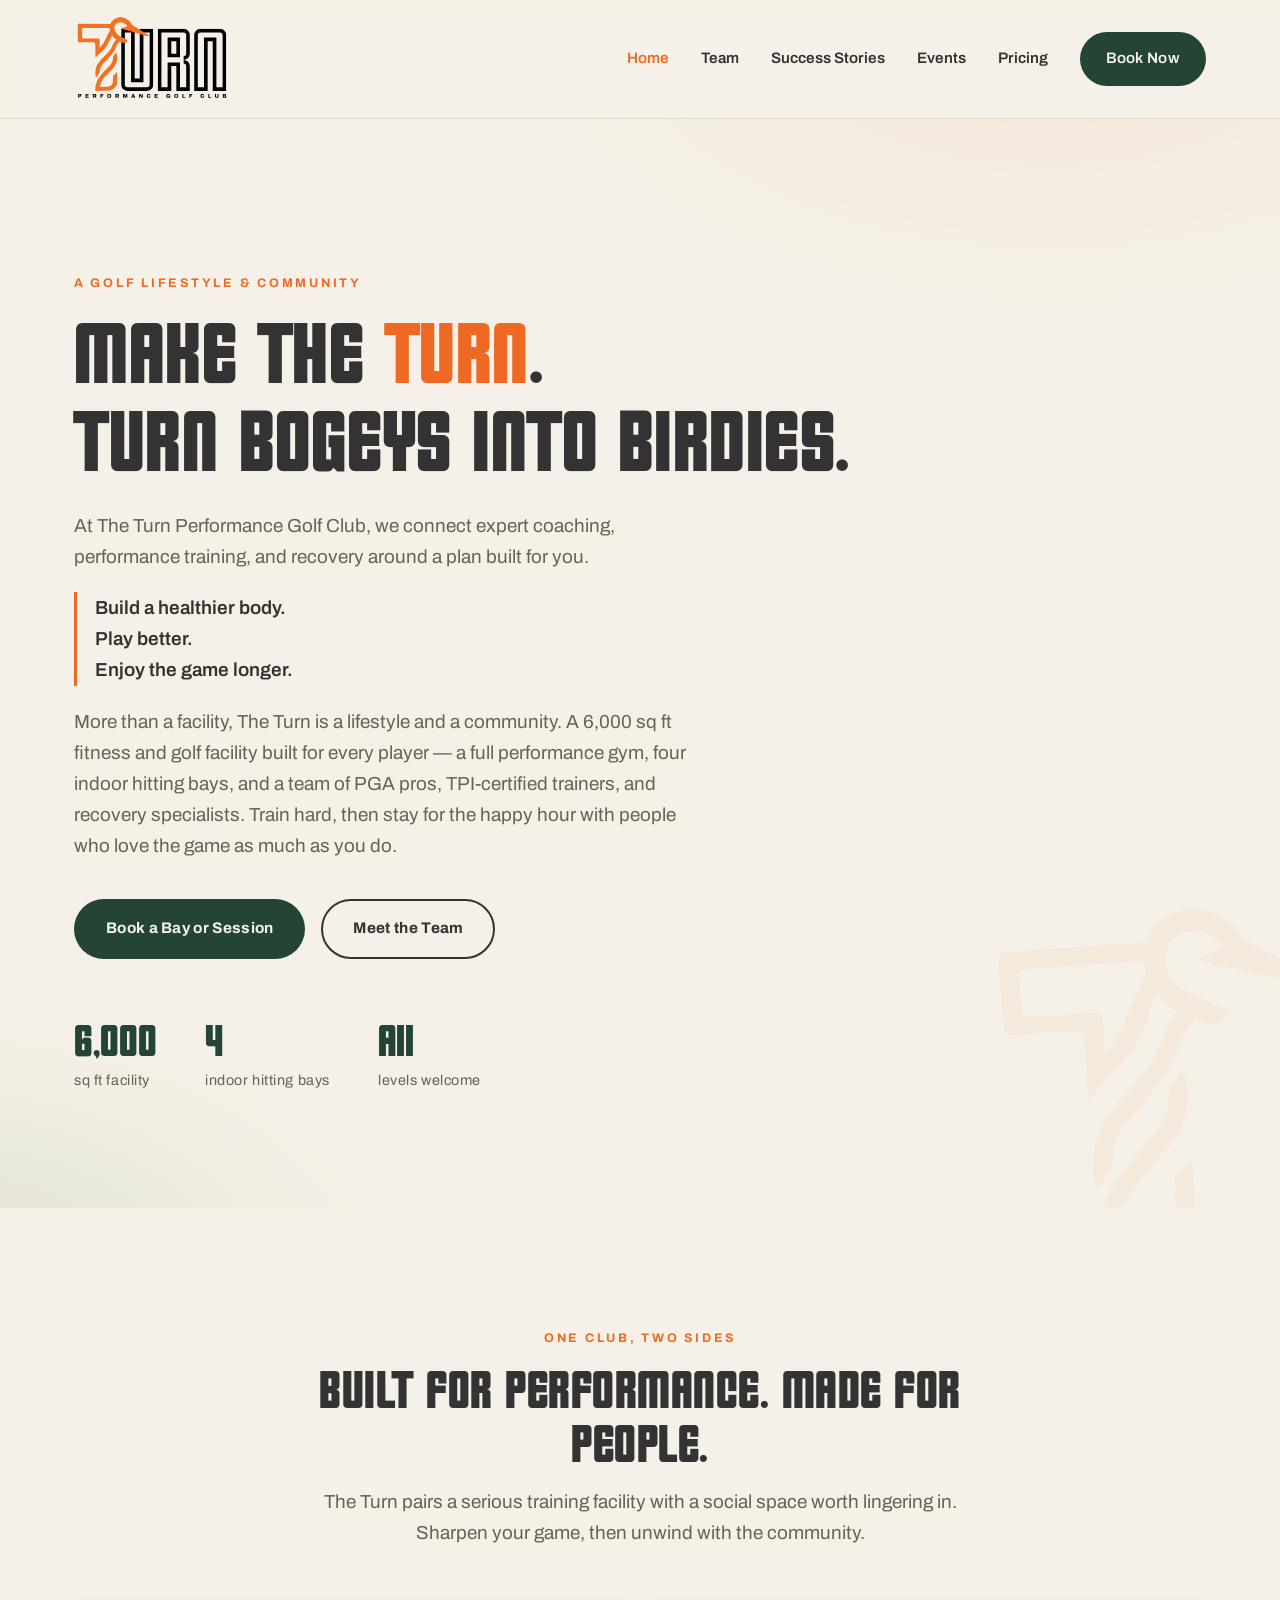
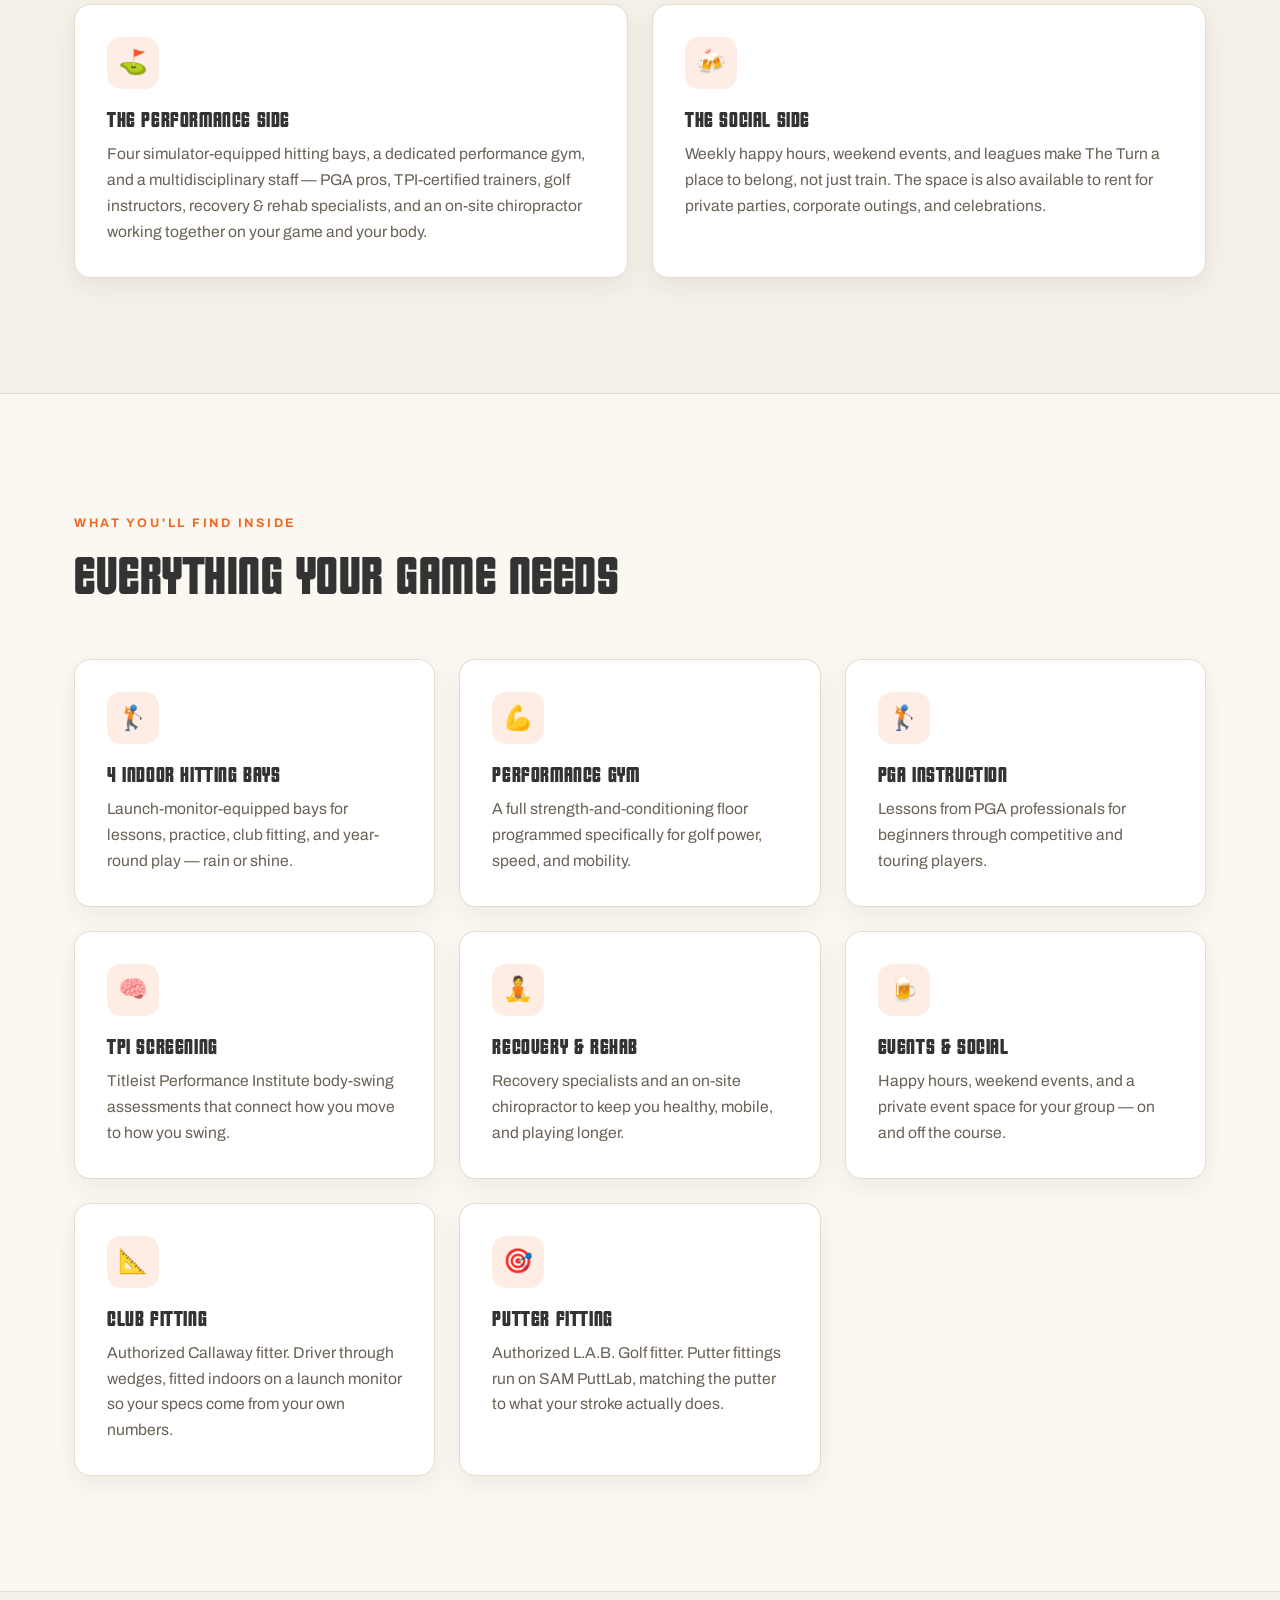
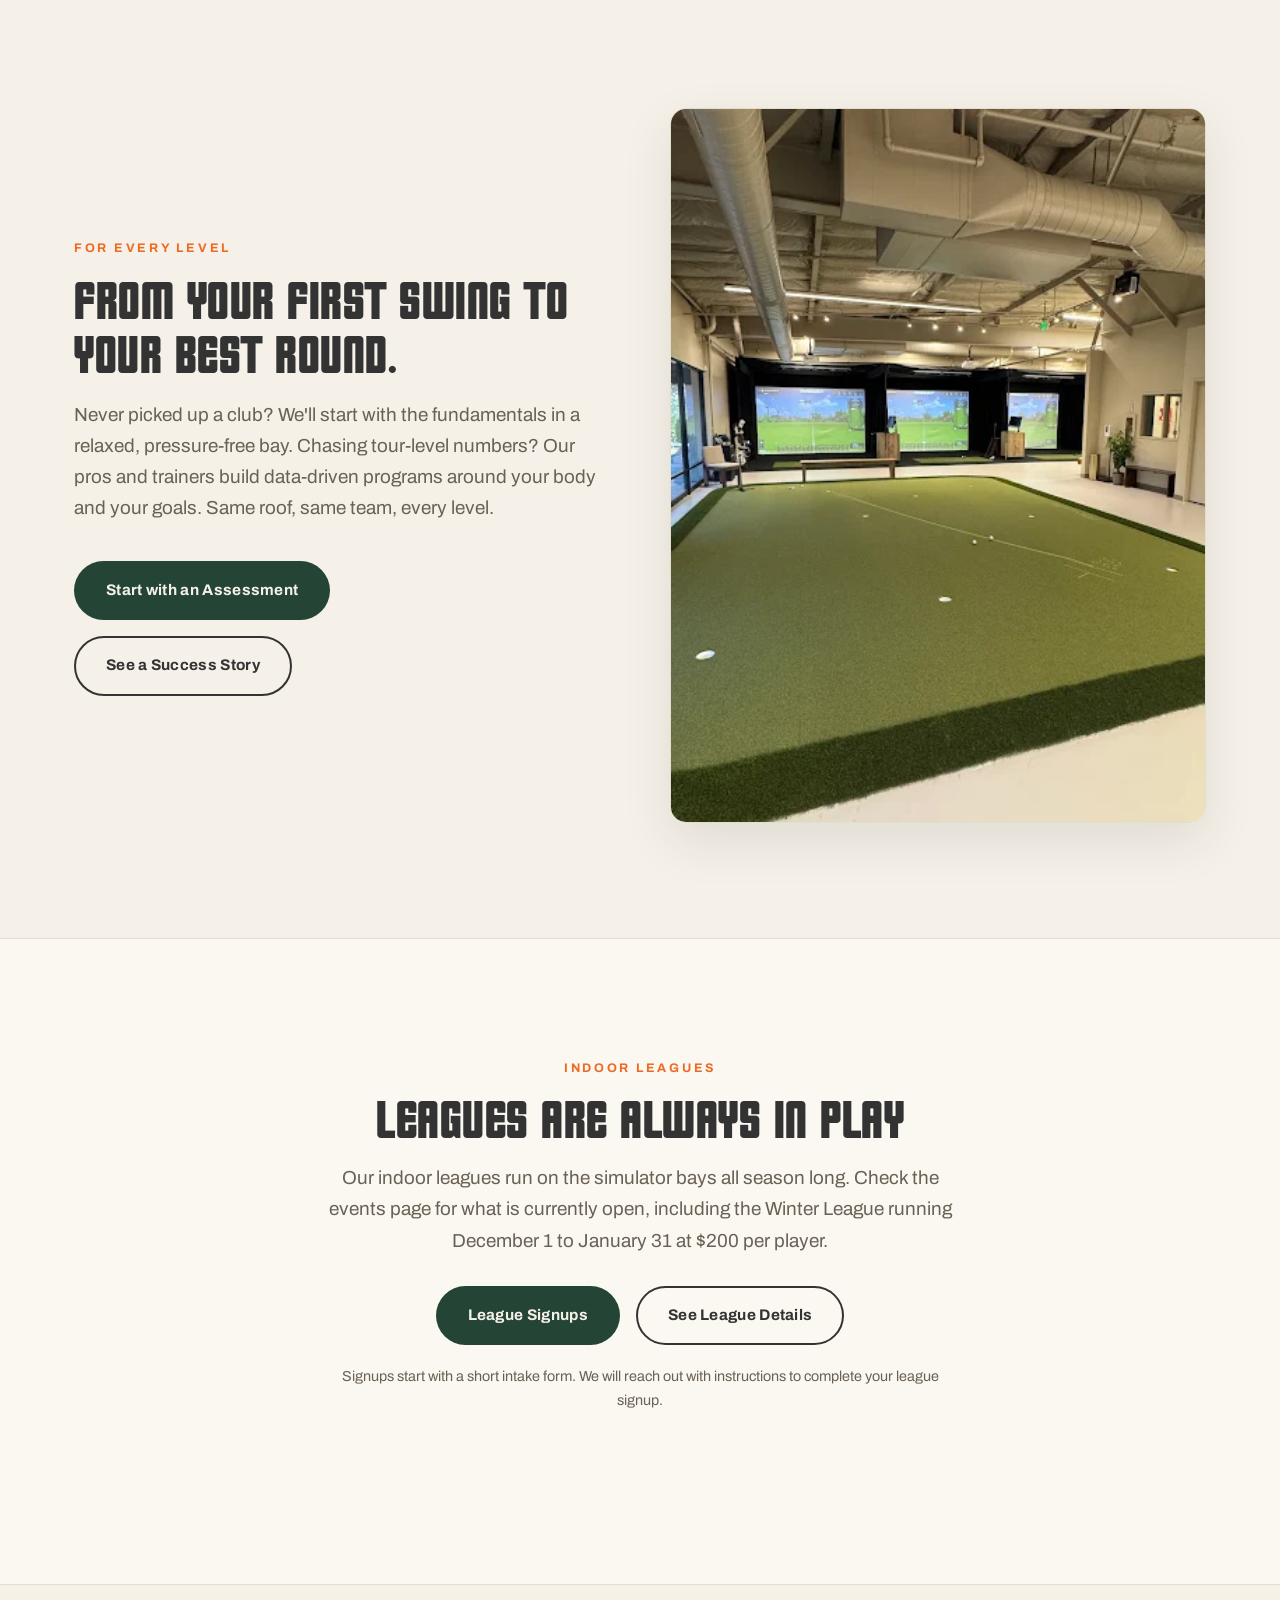
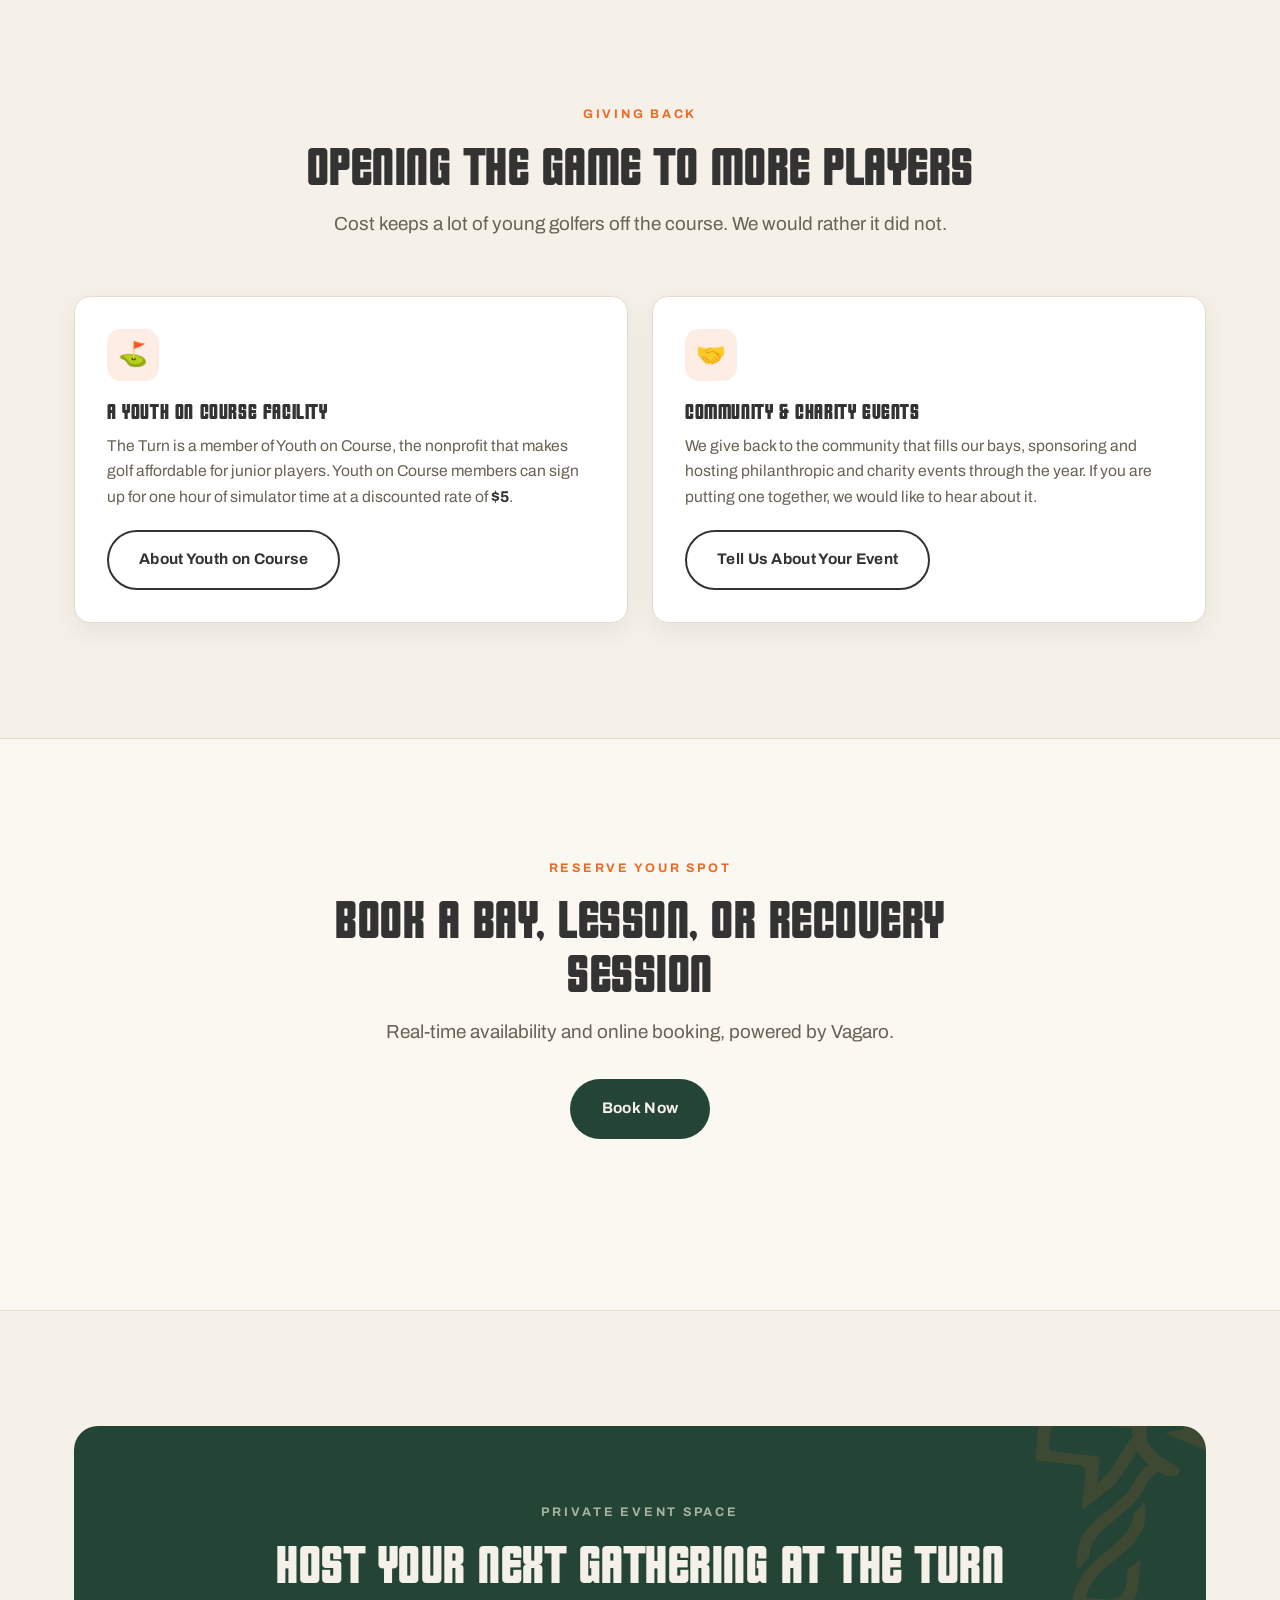
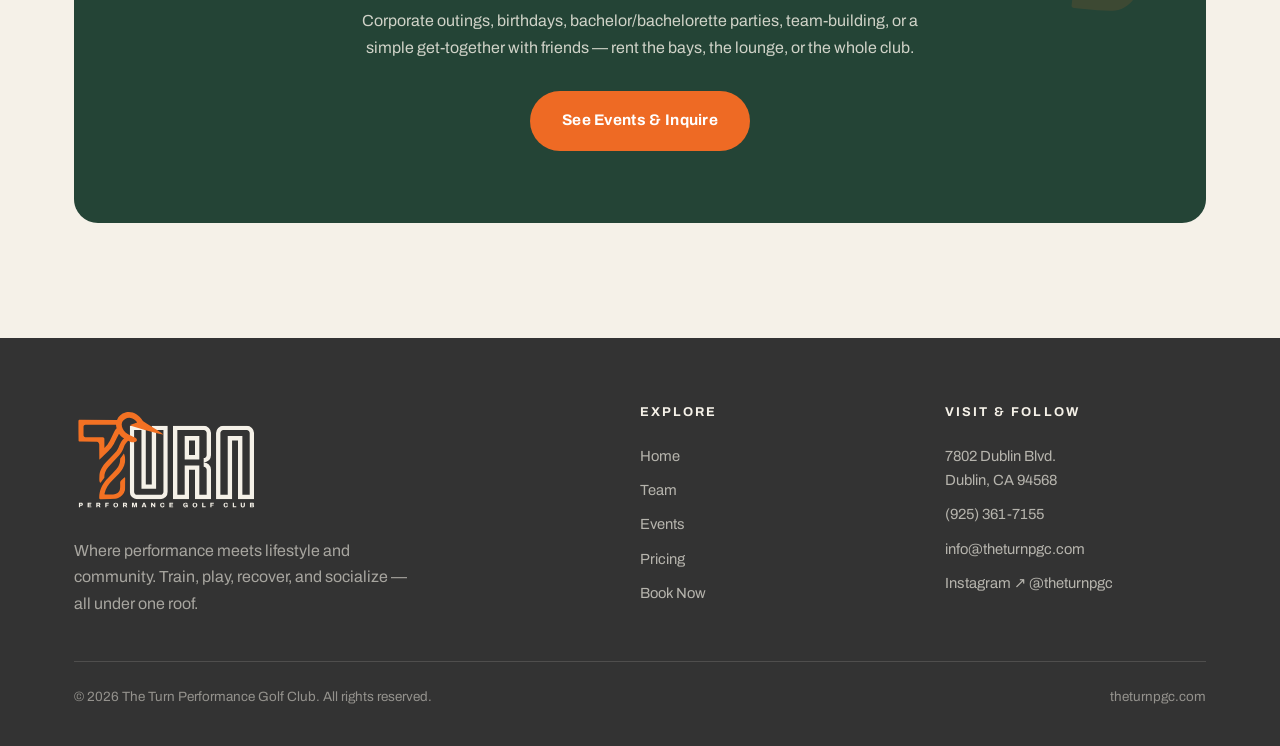
<file: index.html>
<!DOCTYPE html>
<html lang="en">
<head>
<!-- Google tag (gtag.js) -->
<script async src="https://www.googletagmanager.com/gtag/js?id=G-93L7SD7Q6R"></script>
<script>
  window.dataLayer = window.dataLayer || [];
  function gtag(){dataLayer.push(arguments);}
  gtag('js', new Date());
  gtag('config', 'G-93L7SD7Q6R');
</script>
<meta charset="UTF-8">
<meta name="viewport" content="width=device-width, initial-scale=1.0">
<title>The Turn Performance Golf Club — Train. Play. Recover. Socialize.</title>
<meta name="description" content="A 6,000 sq ft golf performance and social club with 4 indoor hitting bays, a full gym, PGA pros, TPI-certified trainers, recovery specialists, and a chiropractor — plus happy hours, events, and private event space.">
<link rel="preconnect" href="https://fonts.googleapis.com">
<link rel="preconnect" href="https://fonts.gstatic.com" crossorigin>
<link href="https://fonts.googleapis.com/css2?family=Archivo:ital,wght@0,300..900;1,300..900&display=swap" rel="stylesheet">
<link rel="stylesheet" href="styles.css">
</head>
<body>

<!-- ===== HEADER ===== -->
<header class="site-header">
  <div class="container nav">
    <a class="brand" href="index.html" aria-label="The Turn Performance Golf Club">
      <img src="logo-wordmark-orange.svg" alt="The Turn Performance Golf Club" class="brand-logo">
    </a>
    <button class="nav-toggle" aria-label="Menu" aria-expanded="false"><span></span><span></span><span></span></button>
    <nav class="nav-links">
      <a href="index.html" class="active">Home</a>
      <a href="team.html">Team</a>
      <a href="success.html">Success Stories</a>
      <a href="events.html">Events</a>
      <a href="pricing.html">Pricing</a>
      <a href="book.html" class="btn btn-primary">Book Now</a>
    </nav>
  </div>
</header>

<!-- ===== HERO ===== -->
<section class="hero">
  <div class="container">
    <span class="eyebrow">A golf lifestyle &amp; community</span>
    <h1>Make the <span>turn</span>.<br>Turn bogeys into birdies.</h1>
    <p class="lead">At The Turn Performance Golf Club, we connect expert coaching, performance training, and recovery around a plan built for you.</p>
    <p class="lead" style="margin-top:20px; color:var(--graphite); font-weight:600; border-left:3px solid var(--orange); padding-left:18px;">Build a healthier body.<br>Play better.<br>Enjoy the game longer.</p>
    <p class="lead" style="margin-top:20px;">More than a facility, The Turn is a lifestyle and a community. A 6,000 sq ft fitness and golf facility built for every player — a full performance gym, four indoor hitting bays, and a team of PGA pros, TPI-certified trainers, and recovery specialists. Train hard, then stay for the happy hour with people who love the game as much as you do.</p>
    <div class="hero-cta">
      <a href="book.html" class="btn btn-primary">Book a Bay or Session</a>
      <a href="team.html" class="btn btn-ghost">Meet the Team</a>
    </div>
    <div class="hero-stats">
      <div class="stat"><div class="num">6,000</div><div class="lab">sq ft facility</div></div>
      <div class="stat"><div class="num">4</div><div class="lab">indoor hitting bays</div></div>
      <div class="stat"><div class="num">All</div><div class="lab">levels welcome</div></div>
    </div>
  </div>
</section>

<!-- ===== TWO PILLARS ===== -->
<section class="section">
  <div class="container">
    <div class="section-head center">
      <span class="eyebrow">One club, two sides</span>
      <h2>Built for performance. Made for people.</h2>
      <p class="lead" style="margin:14px auto 0;">The Turn pairs a serious training facility with a social space worth lingering in. Sharpen your game, then unwind with the community.</p>
    </div>
    <div class="grid grid-2">
      <div class="card">
        <div class="ic">&#9971;</div>
        <h3>The Performance Side</h3>
        <p>Four simulator-equipped hitting bays, a dedicated performance gym, and a multidisciplinary staff — PGA pros, TPI-certified trainers, golf instructors, recovery &amp; rehab specialists, and an on-site chiropractor working together on your game and your body.</p>
      </div>
      <div class="card">
        <div class="ic">&#127867;</div>
        <h3>The Social Side</h3>
        <p>Weekly happy hours, weekend events, and leagues make The Turn a place to belong, not just train. The space is also available to rent for private parties, corporate outings, and celebrations.</p>
      </div>
    </div>
  </div>
</section>

<!-- ===== WHAT WE OFFER ===== -->
<section class="section alt">
  <div class="container">
    <div class="section-head">
      <span class="eyebrow">What you'll find inside</span>
      <h2>Everything your game needs</h2>
    </div>
    <div class="grid grid-3">
      <div class="card"><div class="ic">&#127948;</div><h3>4 Indoor Hitting Bays</h3><p>Launch-monitor-equipped bays for lessons, practice, club fitting, and year-round play — rain or shine.</p></div>
      <div class="card"><div class="ic">&#128170;</div><h3>Performance Gym</h3><p>A full strength-and-conditioning floor programmed specifically for golf power, speed, and mobility.</p></div>
      <div class="card"><div class="ic">&#127948;&#65039;</div><h3>PGA Instruction</h3><p>Lessons from PGA professionals for beginners through competitive and touring players.</p></div>
      <div class="card"><div class="ic">&#129504;</div><h3>TPI Screening</h3><p>Titleist Performance Institute body-swing assessments that connect how you move to how you swing.</p></div>
      <div class="card"><div class="ic">&#129496;</div><h3>Recovery &amp; Rehab</h3><p>Recovery specialists and an on-site chiropractor to keep you healthy, mobile, and playing longer.</p></div>
      <div class="card"><div class="ic">&#127866;</div><h3>Events &amp; Social</h3><p>Happy hours, weekend events, and a private event space for your group — on and off the course.</p></div>
      <div class="card"><div class="ic">&#128208;</div><h3>Club Fitting</h3><p>Authorized Callaway fitter. Driver through wedges, fitted indoors on a launch monitor so your specs come from your own numbers.</p></div>
      <div class="card"><div class="ic">&#127919;</div><h3>Putter Fitting</h3><p>Authorized L.A.B. Golf fitter. Putter fittings run on SAM PuttLab, matching the putter to what your stroke actually does.</p></div>
    </div>
  </div>
</section>

<!-- ===== SPLIT FEATURE ===== -->
<section class="section">
  <div class="container">
    <div class="split">
      <div>
        <span class="eyebrow">For every level</span>
        <h2>From your first swing to your best round.</h2>
        <p class="lead" style="margin-top:16px;">Never picked up a club? We'll start with the fundamentals in a relaxed, pressure-free bay. Chasing tour-level numbers? Our pros and trainers build data-driven programs around your body and your goals. Same roof, same team, every level.</p>
        <div class="hero-cta" style="flex-direction:column; align-items:flex-start;">
          <a href="book.html" class="btn btn-primary">Start with an Assessment</a>
          <a href="success.html" class="btn btn-ghost">See a Success Story</a>
        </div>
      </div>
      <img src="Facility.webp" alt="Inside The Turn Performance Golf Club" style="border-radius:var(--radius); width:100%; min-height:320px; object-fit:cover; border:1px solid var(--line);">
    </div>
  </div>
</section>

<!-- ===== LEAGUES ===== -->
<section class="section alt">
  <div class="container">
    <div class="section-head center">
      <span class="eyebrow">Indoor leagues</span>
      <h2>Leagues are always in play</h2>
      <p class="lead" style="margin:14px auto 0;">Our indoor leagues run on the simulator bays all season long. Check the events page for what is currently open, including the Winter League running December 1 to January 31 at $200 per player.</p>
      <div class="hero-cta" style="justify-content:center; margin-top:30px;">
        <a href="https://docs.google.com/forms/d/e/1FAIpQLSf0GBSXlY3nF15YDImQhQm3T1tzEaEijRTXlDwUkqXarqTdUw/viewform" class="btn btn-primary" target="_blank" rel="noopener">League Signups</a>
        <a href="events.html#leagues" class="btn btn-ghost">See League Details</a>
      </div>
      <p style="color:var(--muted); font-size:.9rem; margin:20px auto 0; max-width:620px;">Signups start with a short intake form. We will reach out with instructions to complete your league signup.</p>
    </div>
  </div>
</section>

<!-- ===== PHILANTHROPY ===== -->
<section class="section">
  <div class="container">
    <div class="section-head center">
      <span class="eyebrow">Giving back</span>
      <h2>Opening the game to more players</h2>
      <p class="lead" style="margin:14px auto 0;">Cost keeps a lot of young golfers off the course. We would rather it did not.</p>
    </div>
    <div class="grid grid-2">
      <div class="card">
        <div class="ic">&#9971;</div>
        <h3>A Youth on Course facility</h3>
        <p>The Turn is a member of Youth on Course, the nonprofit that makes golf affordable for junior players. Youth on Course members can sign up for one hour of simulator time at a discounted rate of <strong style="color:var(--graphite);">$5</strong>.</p>
        <a href="https://youthoncourse.org" class="btn btn-ghost" style="margin-top:20px;" target="_blank" rel="noopener">About Youth on Course</a>
      </div>
      <div class="card">
        <div class="ic">&#129309;</div>
        <h3>Community &amp; charity events</h3>
        <p>We give back to the community that fills our bays, sponsoring and hosting philanthropic and charity events through the year. If you are putting one together, we would like to hear about it.</p>
        <a href="mailto:info@theturnpgc.com?subject=Charity%20%26%20Community%20Event" class="btn btn-ghost" style="margin-top:20px;">Tell Us About Your Event</a>
      </div>
    </div>
  </div>
</section>

<!-- ===== BOOKING CTA ===== -->
<section class="section alt booking">
  <div class="container">
    <div class="section-head center">
      <span class="eyebrow">Reserve your spot</span>
      <h2>Book a bay, lesson, or recovery session</h2>
      <p class="lead" style="margin:14px auto 0;">Real-time availability and online booking, powered by Vagaro.</p>
      <div class="hero-cta" style="justify-content:center; margin-top:32px;">
        <a href="book.html" class="btn btn-primary">Book Now</a>
      </div>
    </div>
  </div>
</section>

<!-- ===== PRIVATE EVENTS CTA ===== -->
<section class="section">
  <div class="container">
    <div class="cta-band">
      <span class="eyebrow">Private event space</span>
      <h2>Host your next gathering at The Turn</h2>
      <p>Corporate outings, birthdays, bachelor/bachelorette parties, team-building, or a simple get-together with friends — rent the bays, the lounge, or the whole club.</p>
      <a href="events.html" class="btn btn-primary">See Events &amp; Inquire</a>
    </div>
  </div>
</section>

<!-- ===== FOOTER ===== -->
<footer class="site-footer">
  <div class="container">
    <div class="footer-grid">
      <div>
        <a class="brand" href="index.html" style="margin-bottom:16px;" aria-label="The Turn Performance Golf Club">
          <img src="logo-wordmark-cream.svg" alt="The Turn Performance Golf Club" class="brand-logo">
        </a>
        <p style="max-width:340px;">Where performance meets lifestyle and community. Train, play, recover, and socialize — all under one roof.</p>
      </div>
      <div>
        <h4>Explore</h4>
        <a href="index.html">Home</a>
        <a href="team.html">Team</a>
        <a href="events.html">Events</a>
        <a href="pricing.html">Pricing</a>
        <a href="book.html">Book Now</a>
      </div>
      <div>
        <h4>Visit &amp; Follow</h4>
        <a href="https://maps.google.com/?q=7802+Dublin+Blvd,+Dublin,+CA+94568" target="_blank" rel="noopener">7802 Dublin Blvd.<br>Dublin, CA 94568</a>
        <a href="tel:+19253617155">(925) 361-7155</a>
        <a href="mailto:info@theturnpgc.com">info@theturnpgc.com</a>
        <a href="https://www.instagram.com/theturnpgc" target="_blank" rel="noopener">Instagram &#8599; @theturnpgc</a>
      </div>
    </div>
    <div class="footer-bottom">
      <span>&copy; 2026 The Turn Performance Golf Club. All rights reserved.</span>
      <span>theturnpgc.com</span>
    </div>
  </div>
</footer>

<script>
  // mobile nav toggle
  const t = document.querySelector('.nav-toggle');
  const l = document.querySelector('.nav-links');
  t.addEventListener('click', () => {
    const open = l.classList.toggle('open');
    t.setAttribute('aria-expanded', open);
  });
</script>
</body>
</html>
</file>
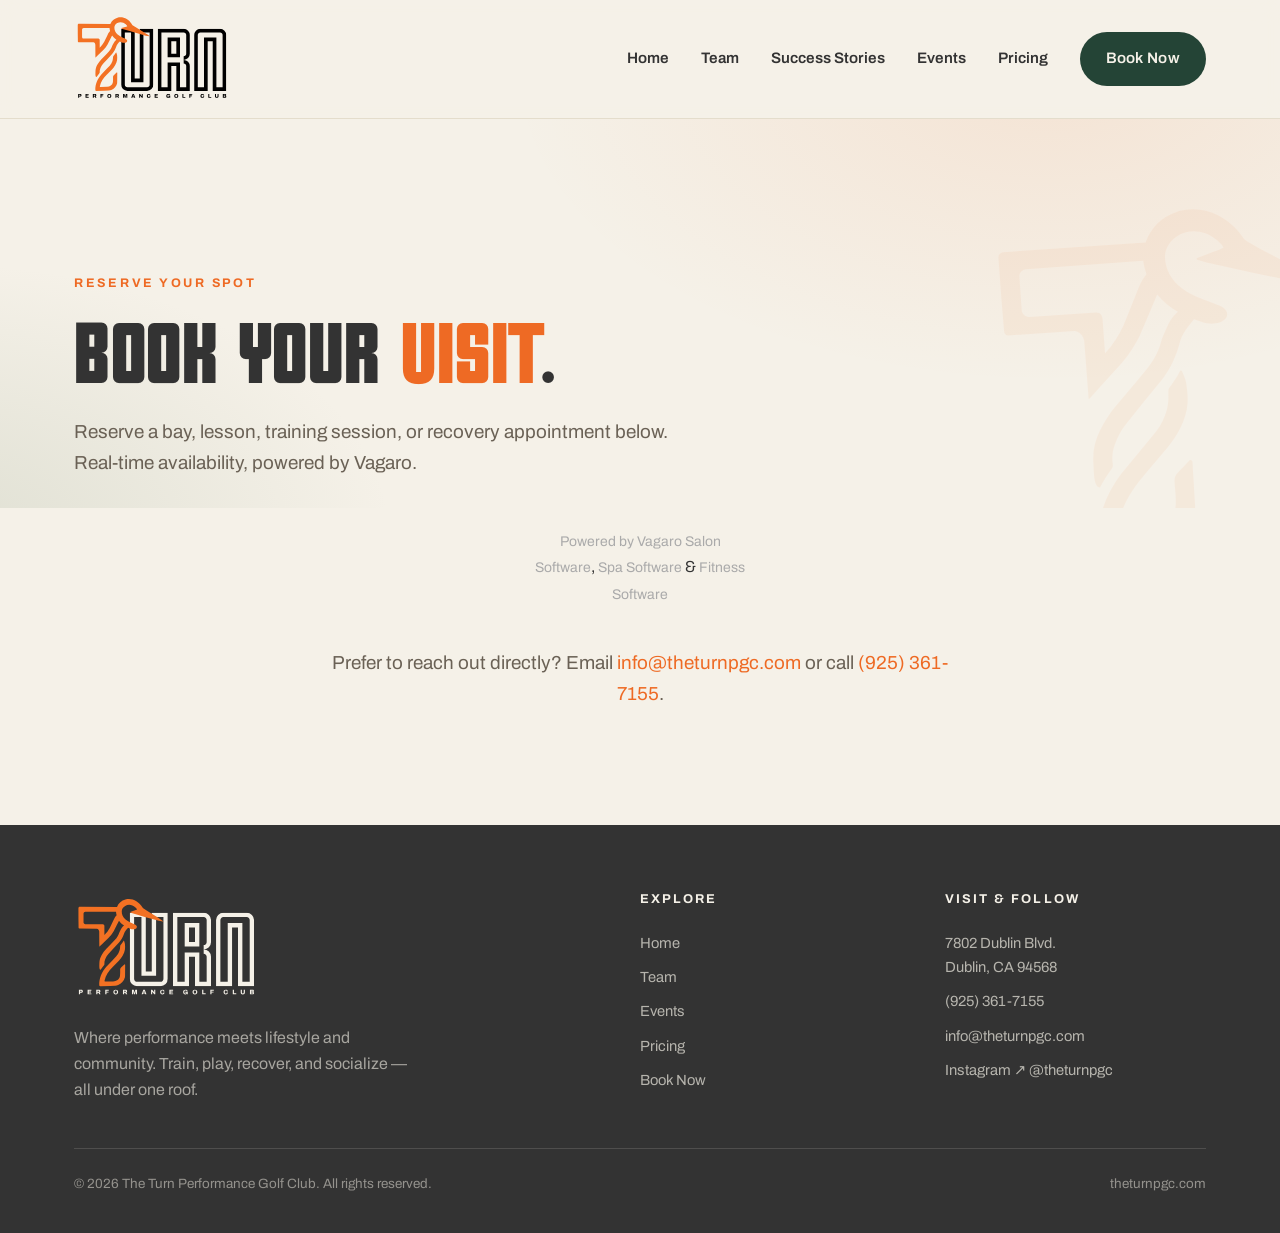
<file: book.html>
<!DOCTYPE html>
<html lang="en">
<head>
<!-- Google tag (gtag.js) -->
<script async src="https://www.googletagmanager.com/gtag/js?id=G-93L7SD7Q6R"></script>
<script>
  window.dataLayer = window.dataLayer || [];
  function gtag(){dataLayer.push(arguments);}
  gtag('js', new Date());
  gtag('config', 'G-93L7SD7Q6R');
</script>
<meta charset="UTF-8">
<meta name="viewport" content="width=device-width, initial-scale=1.0">
<title>Book — The Turn Performance Golf Club</title>
<meta name="description" content="Book a bay, lesson, training session, or recovery appointment at The Turn Performance Golf Club. Real-time availability powered by Vagaro.">
<link rel="preconnect" href="https://fonts.googleapis.com">
<link rel="preconnect" href="https://fonts.gstatic.com" crossorigin>
<link href="https://fonts.googleapis.com/css2?family=Archivo:ital,wght@0,300..900;1,300..900&display=swap" rel="stylesheet">
<link rel="stylesheet" href="styles.css">
</head>
<body>

<!-- ===== HEADER ===== -->
<header class="site-header">
  <div class="container nav">
    <a class="brand" href="index.html" aria-label="The Turn Performance Golf Club">
      <img src="logo-wordmark-orange.svg" alt="The Turn Performance Golf Club" class="brand-logo">
    </a>
    <button class="nav-toggle" aria-label="Menu" aria-expanded="false"><span></span><span></span><span></span></button>
    <nav class="nav-links">
      <a href="index.html">Home</a>
      <a href="team.html">Team</a>
      <a href="success.html">Success Stories</a>
      <a href="events.html">Events</a>
      <a href="pricing.html">Pricing</a>
      <a href="book.html" class="btn btn-primary">Book Now</a>
    </nav>
  </div>
</header>

<!-- ===== PAGE HERO ===== -->
<section class="hero" style="padding-bottom:30px;">
  <div class="container">
    <span class="eyebrow">Reserve your spot</span>
    <h1>Book your <span>visit</span>.</h1>
    <p class="lead" style="margin-top:18px;">Reserve a bay, lesson, training session, or recovery appointment below. Real-time availability, powered by Vagaro.</p>
  </div>
</section>

<!-- ===== BOOKING / VAGARO EMBED ===== -->
<section class="section booking" id="book" style="padding-top:20px;">
  <div class="container">
    <!-- ===== VAGARO BOOKING WIDGET ===== -->
    <div class="vagaro" style="width:250px; padding:0; border:0; margin:0 auto; text-align:center;"><style>.vagaro a {font-size:14px; color:#AAA; text-decoration:none;}</style><a href="https://www.vagaro.com/pro/">Powered by Vagaro</a>&nbsp;<a href="https://www.vagaro.com/pro/salon-software">Salon Software</a>,&nbsp;<a href="https://www.vagaro.com/pro/spa-software">Spa Software</a>&nbsp;&amp;&nbsp;<a href="https://www.vagaro.com/pro/fitness-software">Fitness Software</a><script type="text/javascript" src="https://www.vagaro.com//resources/WidgetEmbeddedLoader/OZqpDJSqDJ4cT3qmV35y6huSdBuOc1WJD1wOc1WO61Ctdg4tjxMG9pUxapkUcvCu7gevEhAJDXwOapcUbfY?v=r3PxL3A5bcyFkteuywCc9EPRLxGymoTdAGrODZA9zhlG#"></script></div>

    <p class="lead" style="text-align:center; margin:40px auto 0;">Prefer to reach out directly? Email <a href="mailto:info@theturnpgc.com" style="color:var(--green);">info@theturnpgc.com</a> or call <a href="tel:+19253617155" style="color:var(--green);">(925) 361-7155</a>.</p>
  </div>
</section>

<!-- ===== FOOTER ===== -->
<footer class="site-footer">
  <div class="container">
    <div class="footer-grid">
      <div>
        <a class="brand" href="index.html" style="margin-bottom:16px;" aria-label="The Turn Performance Golf Club">
          <img src="logo-wordmark-cream.svg" alt="The Turn Performance Golf Club" class="brand-logo">
        </a>
        <p style="max-width:340px;">Where performance meets lifestyle and community. Train, play, recover, and socialize — all under one roof.</p>
      </div>
      <div>
        <h4>Explore</h4>
        <a href="index.html">Home</a>
        <a href="team.html">Team</a>
        <a href="events.html">Events</a>
        <a href="pricing.html">Pricing</a>
        <a href="book.html">Book Now</a>
      </div>
      <div>
        <h4>Visit &amp; Follow</h4>
        <a href="https://maps.google.com/?q=7802+Dublin+Blvd,+Dublin,+CA+94568" target="_blank" rel="noopener">7802 Dublin Blvd.<br>Dublin, CA 94568</a>
        <a href="tel:+19253617155">(925) 361-7155</a>
        <a href="mailto:info@theturnpgc.com">info@theturnpgc.com</a>
        <a href="https://www.instagram.com/theturnpgc" target="_blank" rel="noopener">Instagram &#8599; @theturnpgc</a>
      </div>
    </div>
    <div class="footer-bottom">
      <span>&copy; 2026 The Turn Performance Golf Club. All rights reserved.</span>
      <span>theturnpgc.com</span>
    </div>
  </div>
</footer>

<script>
  const t = document.querySelector('.nav-toggle');
  const l = document.querySelector('.nav-links');
  t.addEventListener('click', () => {
    const open = l.classList.toggle('open');
    t.setAttribute('aria-expanded', open);
  });
</script>
</body>
</html>
</file>
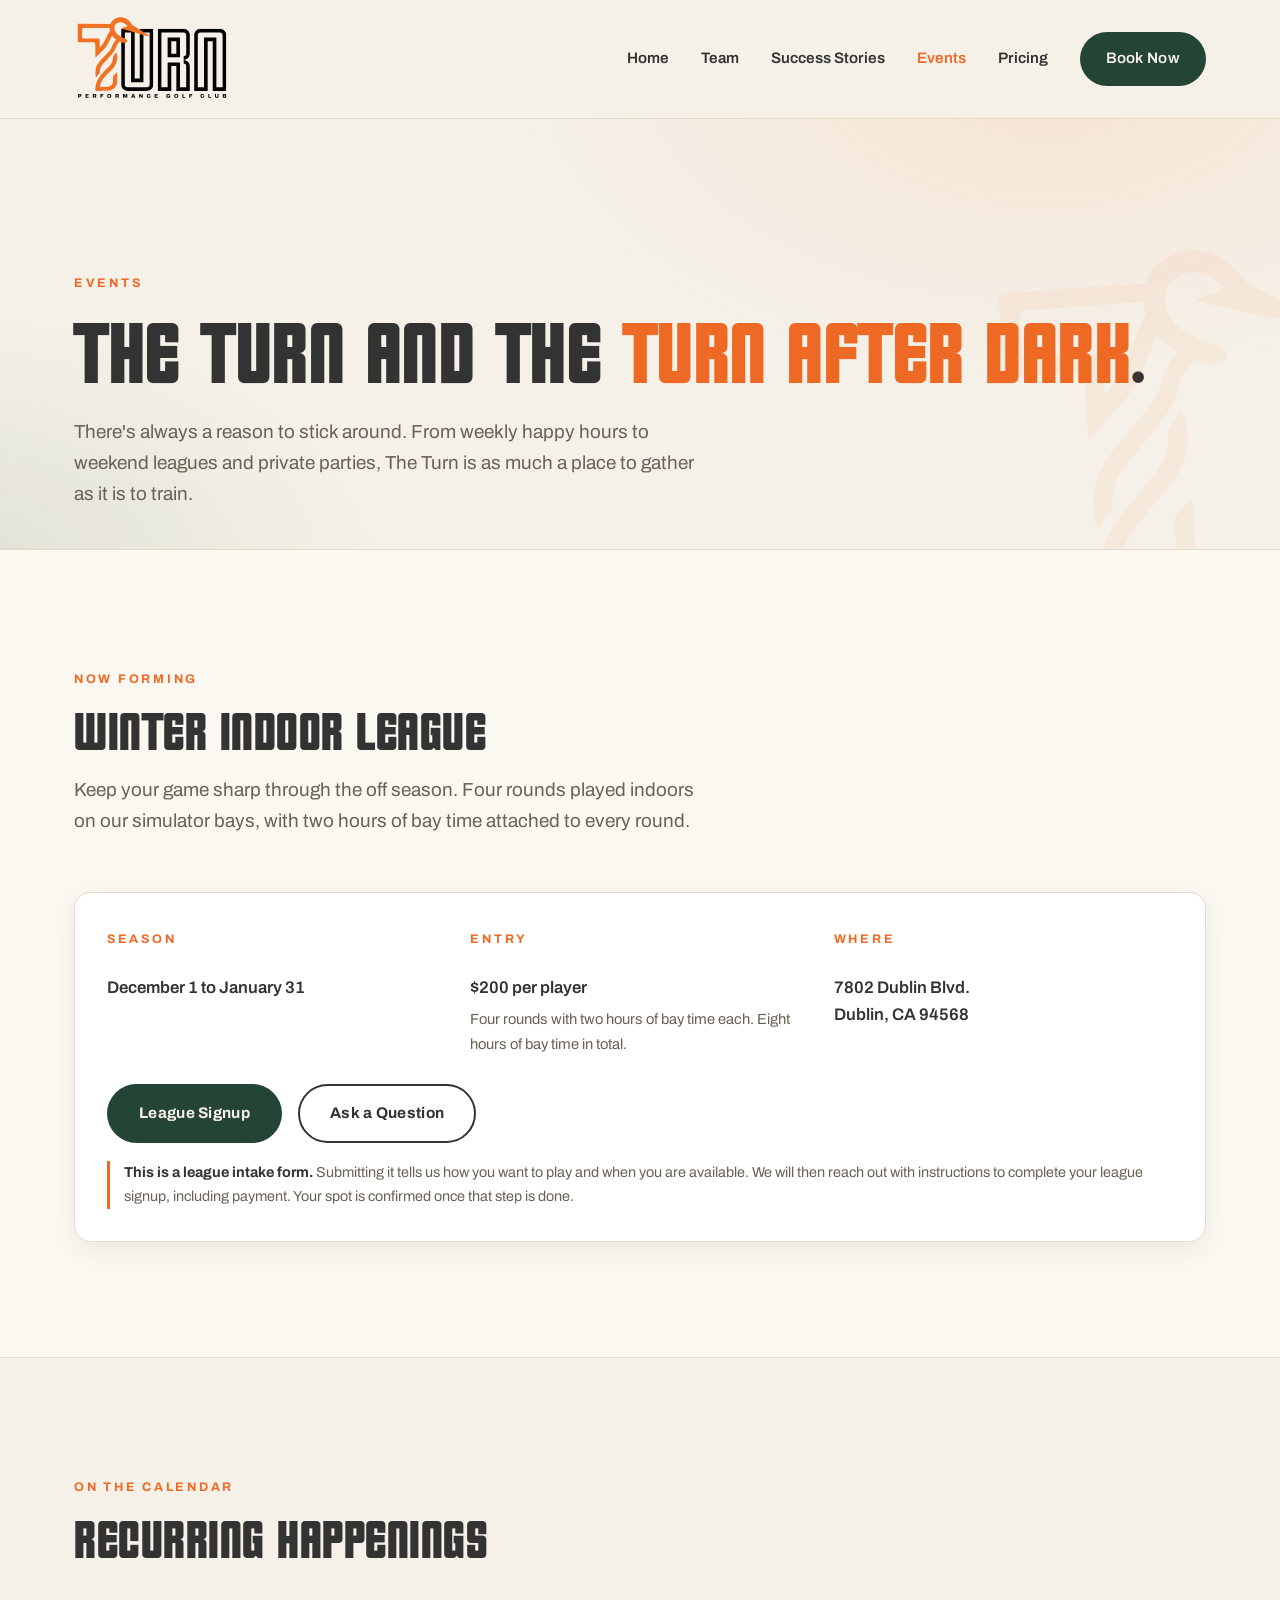
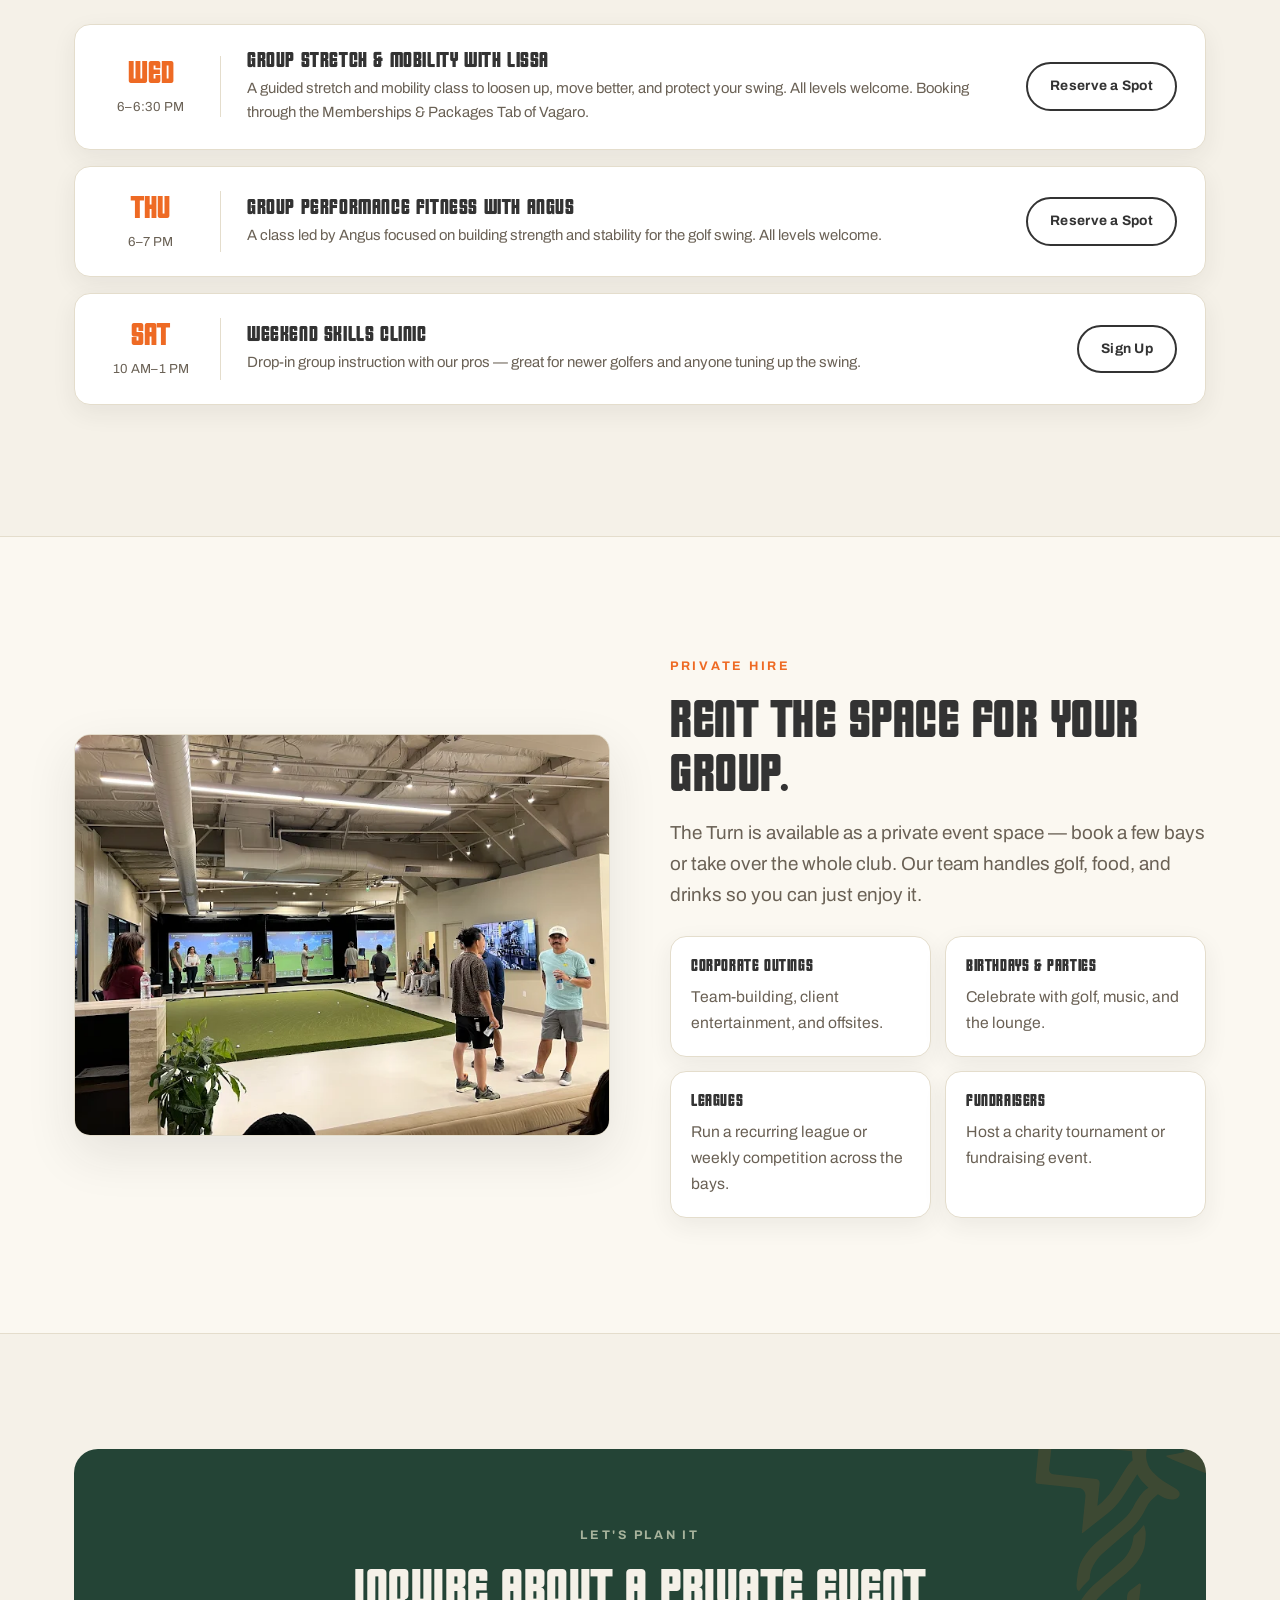
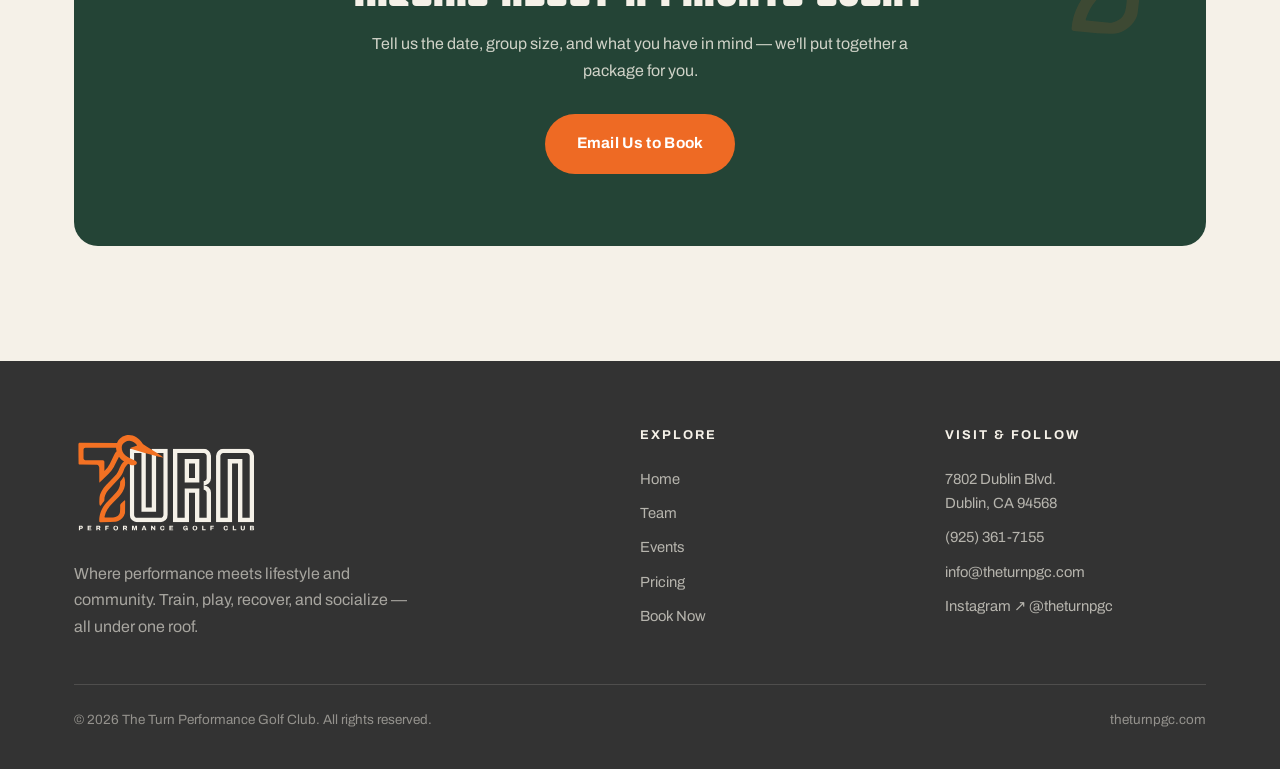
<file: events.html>
<!DOCTYPE html>
<html lang="en">
<head>
<!-- Google tag (gtag.js) -->
<script async src="https://www.googletagmanager.com/gtag/js?id=G-93L7SD7Q6R"></script>
<script>
  window.dataLayer = window.dataLayer || [];
  function gtag(){dataLayer.push(arguments);}
  gtag('js', new Date());
  gtag('config', 'G-93L7SD7Q6R');
</script>
<meta charset="UTF-8">
<meta name="viewport" content="width=device-width, initial-scale=1.0">
<title>Events &amp; Private Hire — The Turn Performance Golf Club</title>
<meta name="description" content="Happy hours, weekend events, and leagues at The Turn — plus a private event space for parties, corporate outings, and celebrations.">
<link rel="preconnect" href="https://fonts.googleapis.com">
<link rel="preconnect" href="https://fonts.gstatic.com" crossorigin>
<link href="https://fonts.googleapis.com/css2?family=Archivo:ital,wght@0,300..900;1,300..900&display=swap" rel="stylesheet">
<link rel="stylesheet" href="styles.css">
</head>
<body>

<!-- ===== HEADER ===== -->
<header class="site-header">
  <div class="container nav">
    <a class="brand" href="index.html" aria-label="The Turn Performance Golf Club">
      <img src="logo-wordmark-orange.svg" alt="The Turn Performance Golf Club" class="brand-logo">
    </a>
    <button class="nav-toggle" aria-label="Menu" aria-expanded="false"><span></span><span></span><span></span></button>
    <nav class="nav-links">
      <a href="index.html">Home</a>
      <a href="team.html">Team</a>
      <a href="success.html">Success Stories</a>
      <a href="events.html" class="active">Events</a>
      <a href="pricing.html">Pricing</a>
      <a href="book.html" class="btn btn-primary">Book Now</a>
    </nav>
  </div>
</header>

<!-- ===== PAGE HERO ===== -->
<section class="hero" style="padding-bottom:40px;">
  <div class="container">
    <span class="eyebrow">Events</span>
    <h1>The Turn and the <span>Turn After Dark</span>.</h1>
    <p class="lead" style="margin-top:18px;">There's always a reason to stick around. From weekly happy hours to weekend leagues and private parties, The Turn is as much a place to gather as it is to train.</p>
  </div>
</section>

<!-- ===== LEAGUES ===== -->
<section class="section alt" id="leagues">
  <div class="container">
    <div class="section-head">
      <span class="eyebrow">Now forming</span>
      <h2>Winter Indoor League</h2>
      <p class="lead" style="margin-top:14px;">Keep your game sharp through the off season. Four rounds played indoors on our simulator bays, with two hours of bay time attached to every round.</p>
    </div>

    <div class="card">
      <div class="grid grid-3" style="gap:24px;">
        <div>
          <span class="eyebrow">Season</span>
          <p style="color:var(--graphite); font-weight:600; font-size:1.05rem; margin-top:8px;">December 1 to January 31</p>
        </div>
        <div>
          <span class="eyebrow">Entry</span>
          <p style="color:var(--graphite); font-weight:600; font-size:1.05rem; margin-top:8px;">$200 per player</p>
          <p style="color:var(--muted); font-size:.92rem; margin-top:6px;">Four rounds with two hours of bay time each. Eight hours of bay time in total.</p>
        </div>
        <div>
          <span class="eyebrow">Where</span>
          <p style="color:var(--graphite); font-weight:600; font-size:1.05rem; margin-top:8px;">7802 Dublin Blvd.<br>Dublin, CA 94568</p>
        </div>
      </div>
      <div class="hero-cta" style="margin-top:28px;">
        <a href="https://docs.google.com/forms/d/e/1FAIpQLSf0GBSXlY3nF15YDImQhQm3T1tzEaEijRTXlDwUkqXarqTdUw/viewform" class="btn btn-primary" target="_blank" rel="noopener">League Signup</a>
        <a href="mailto:info@theturnpgc.com?subject=Winter%20Indoor%20League" class="btn btn-ghost">Ask a Question</a>
      </div>
      <p style="color:var(--muted); font-size:.9rem; margin-top:18px; border-left:3px solid var(--orange); padding-left:14px;"><strong style="color:var(--graphite);">This is a league intake form.</strong> Submitting it tells us how you want to play and when you are available. We will then reach out with instructions to complete your league signup, including payment. Your spot is confirmed once that step is done.</p>
    </div>
  </div>
</section>

<!-- ===== RECURRING EVENTS ===== -->
<section class="section">
  <div class="container">
    <div class="section-head">
      <span class="eyebrow">On the calendar</span>
      <h2>Recurring happenings</h2>
    </div>

    <div class="event">
      <div class="when"><div class="day">WED</div><div class="time">6–6:30 PM</div></div>
      <div class="what"><h3>Group Stretch &amp; Mobility with Lissa</h3><p>A guided stretch and mobility class to loosen up, move better, and protect your swing. All levels welcome. Booking through the Memberships &amp; Packages Tab of Vagaro.</p></div>
      <div class="cta"><a href="book.html" class="btn btn-ghost">Reserve a Spot</a></div>
    </div>

    <div class="event">
      <div class="when"><div class="day">THU</div><div class="time">6–7 PM</div></div>
      <div class="what"><h3>Group Performance Fitness with Angus</h3><p>A class led by Angus focused on building strength and stability for the golf swing. All levels welcome.</p></div>
      <div class="cta"><a href="mailto:Angus@theturnpgc.com?subject=Thursday%20Group%20Performance%20Fitness" class="btn btn-ghost">Reserve a Spot</a></div>
    </div>

    <div class="event">
      <div class="when"><div class="day">SAT</div><div class="time">10 AM–1 PM</div></div>
      <div class="what"><h3>Weekend Skills Clinic</h3><p>Drop-in group instruction with our pros — great for newer golfers and anyone tuning up the swing.</p></div>
      <div class="cta"><a href="book.html" class="btn btn-ghost">Sign Up</a></div>
    </div>

  </div>
</section>

<!-- ===== PRIVATE EVENTS ===== -->
<section class="section alt">
  <div class="container">
    <div class="split">
      <img src="Events.webp" alt="An event at The Turn Performance Golf Club" style="border-radius:var(--radius); width:100%; min-height:320px; object-fit:cover; border:1px solid var(--line);">
      <div>
        <span class="eyebrow">Private hire</span>
        <h2>Rent the space for your group.</h2>
        <p class="lead" style="margin-top:16px;">The Turn is available as a private event space — book a few bays or take over the whole club. Our team handles golf, food, and drinks so you can just enjoy it.</p>
        <div class="grid grid-2" style="margin-top:26px; gap:14px;">
          <div class="card" style="padding:20px;"><h3 style="font-size:1.05rem;">Corporate outings</h3><p>Team-building, client entertainment, and offsites.</p></div>
          <div class="card" style="padding:20px;"><h3 style="font-size:1.05rem;">Birthdays &amp; parties</h3><p>Celebrate with golf, music, and the lounge.</p></div>
          <div class="card" style="padding:20px;"><h3 style="font-size:1.05rem;">Leagues</h3><p>Run a recurring league or weekly competition across the bays.</p></div>
          <div class="card" style="padding:20px;"><h3 style="font-size:1.05rem;">Fundraisers</h3><p>Host a charity tournament or fundraising event.</p></div>
        </div>
      </div>
    </div>
  </div>
</section>

<!-- ===== INQUIRY CTA ===== -->
<section class="section">
  <div class="container">
    <div class="cta-band">
      <span class="eyebrow">Let's plan it</span>
      <h2>Inquire about a private event</h2>
      <p>Tell us the date, group size, and what you have in mind — we'll put together a package for you.</p>
      <a href="mailto:info@theturnpgc.com?subject=Private%20Event%20Inquiry" class="btn btn-primary">Email Us to Book</a>
    </div>
  </div>
</section>

<!-- ===== FOOTER ===== -->
<footer class="site-footer">
  <div class="container">
    <div class="footer-grid">
      <div>
        <a class="brand" href="index.html" style="margin-bottom:16px;" aria-label="The Turn Performance Golf Club">
          <img src="logo-wordmark-cream.svg" alt="The Turn Performance Golf Club" class="brand-logo">
        </a>
        <p style="max-width:340px;">Where performance meets lifestyle and community. Train, play, recover, and socialize — all under one roof.</p>
      </div>
      <div>
        <h4>Explore</h4>
        <a href="index.html">Home</a>
        <a href="team.html">Team</a>
        <a href="events.html">Events</a>
        <a href="pricing.html">Pricing</a>
        <a href="book.html">Book Now</a>
      </div>
      <div>
        <h4>Visit &amp; Follow</h4>
        <a href="https://maps.google.com/?q=7802+Dublin+Blvd,+Dublin,+CA+94568" target="_blank" rel="noopener">7802 Dublin Blvd.<br>Dublin, CA 94568</a>
        <a href="tel:+19253617155">(925) 361-7155</a>
        <a href="mailto:info@theturnpgc.com">info@theturnpgc.com</a>
        <a href="https://www.instagram.com/theturnpgc" target="_blank" rel="noopener">Instagram &#8599; @theturnpgc</a>
      </div>
    </div>
    <div class="footer-bottom">
      <span>&copy; 2026 The Turn Performance Golf Club. All rights reserved.</span>
      <span>theturnpgc.com</span>
    </div>
  </div>
</footer>

<script>
  const t = document.querySelector('.nav-toggle');
  const l = document.querySelector('.nav-links');
  t.addEventListener('click', () => {
    const open = l.classList.toggle('open');
    t.setAttribute('aria-expanded', open);
  });
</script>
</body>
</html>
</file>
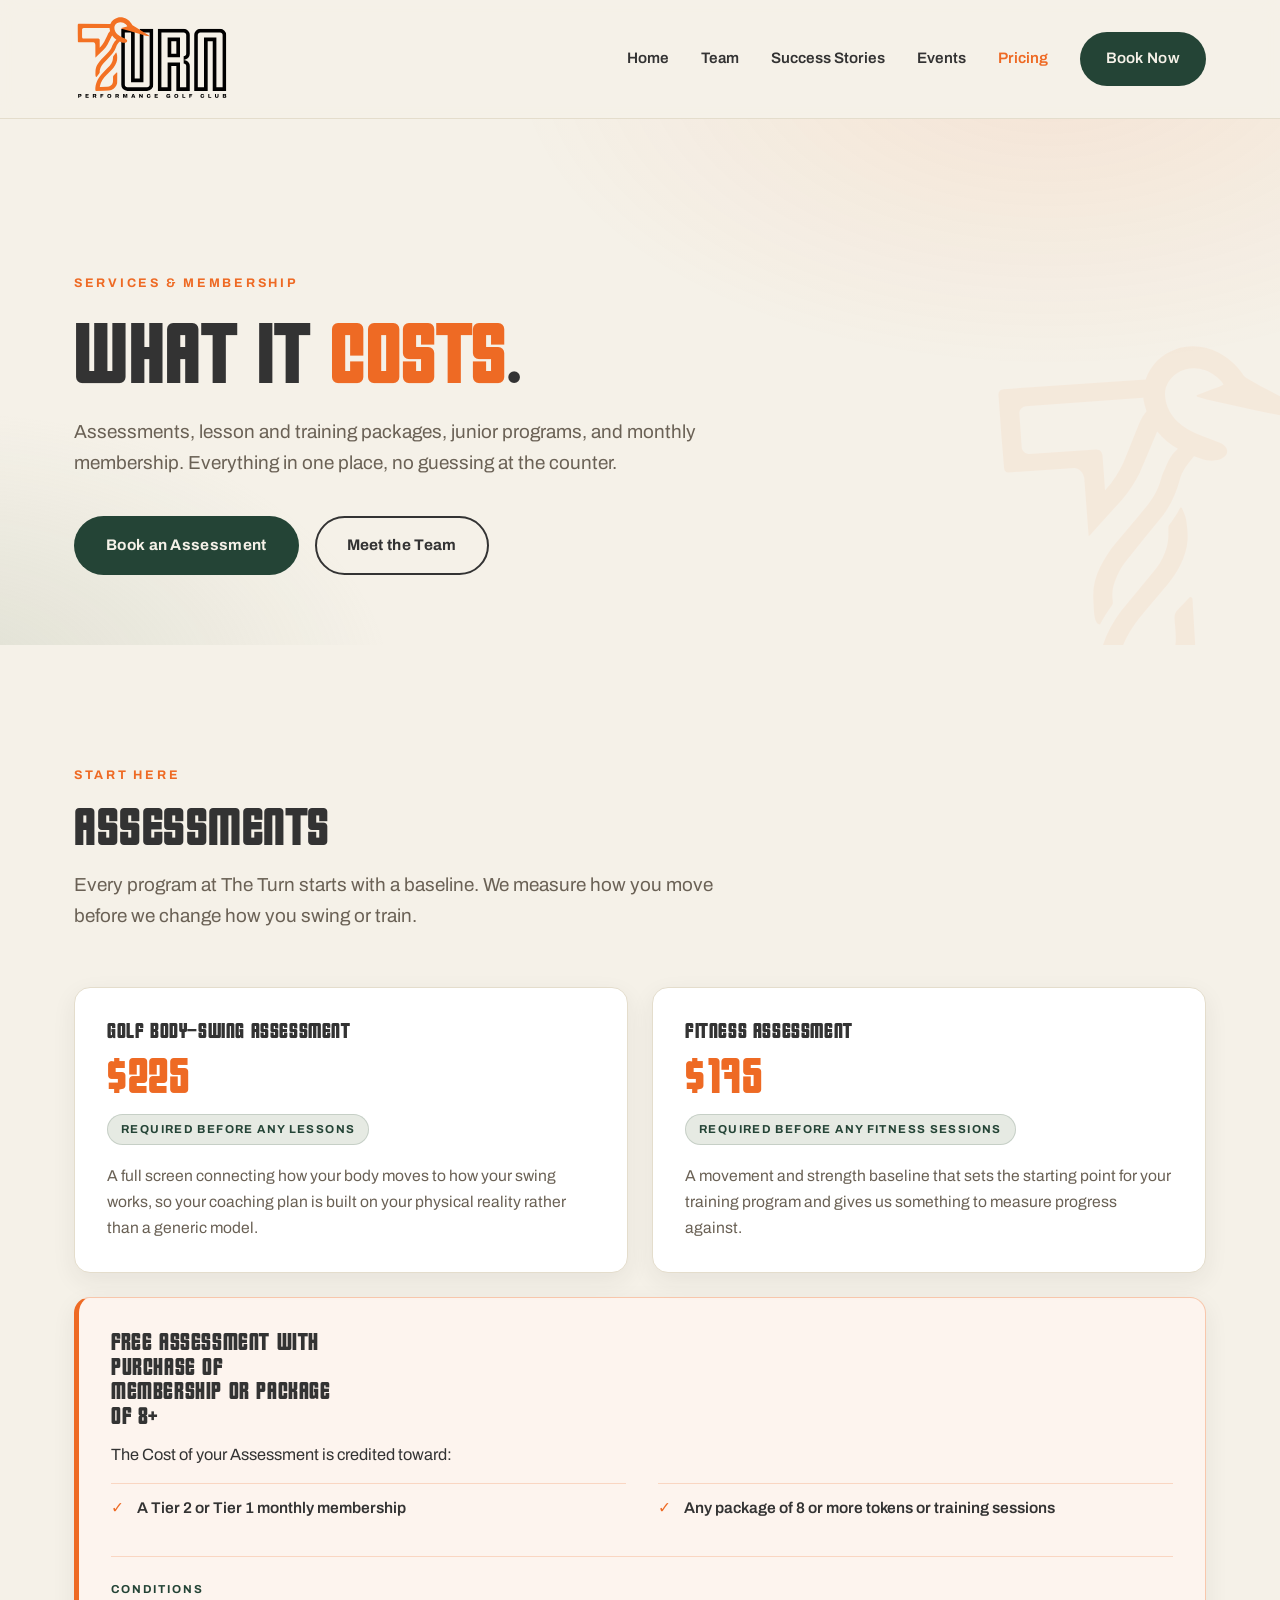
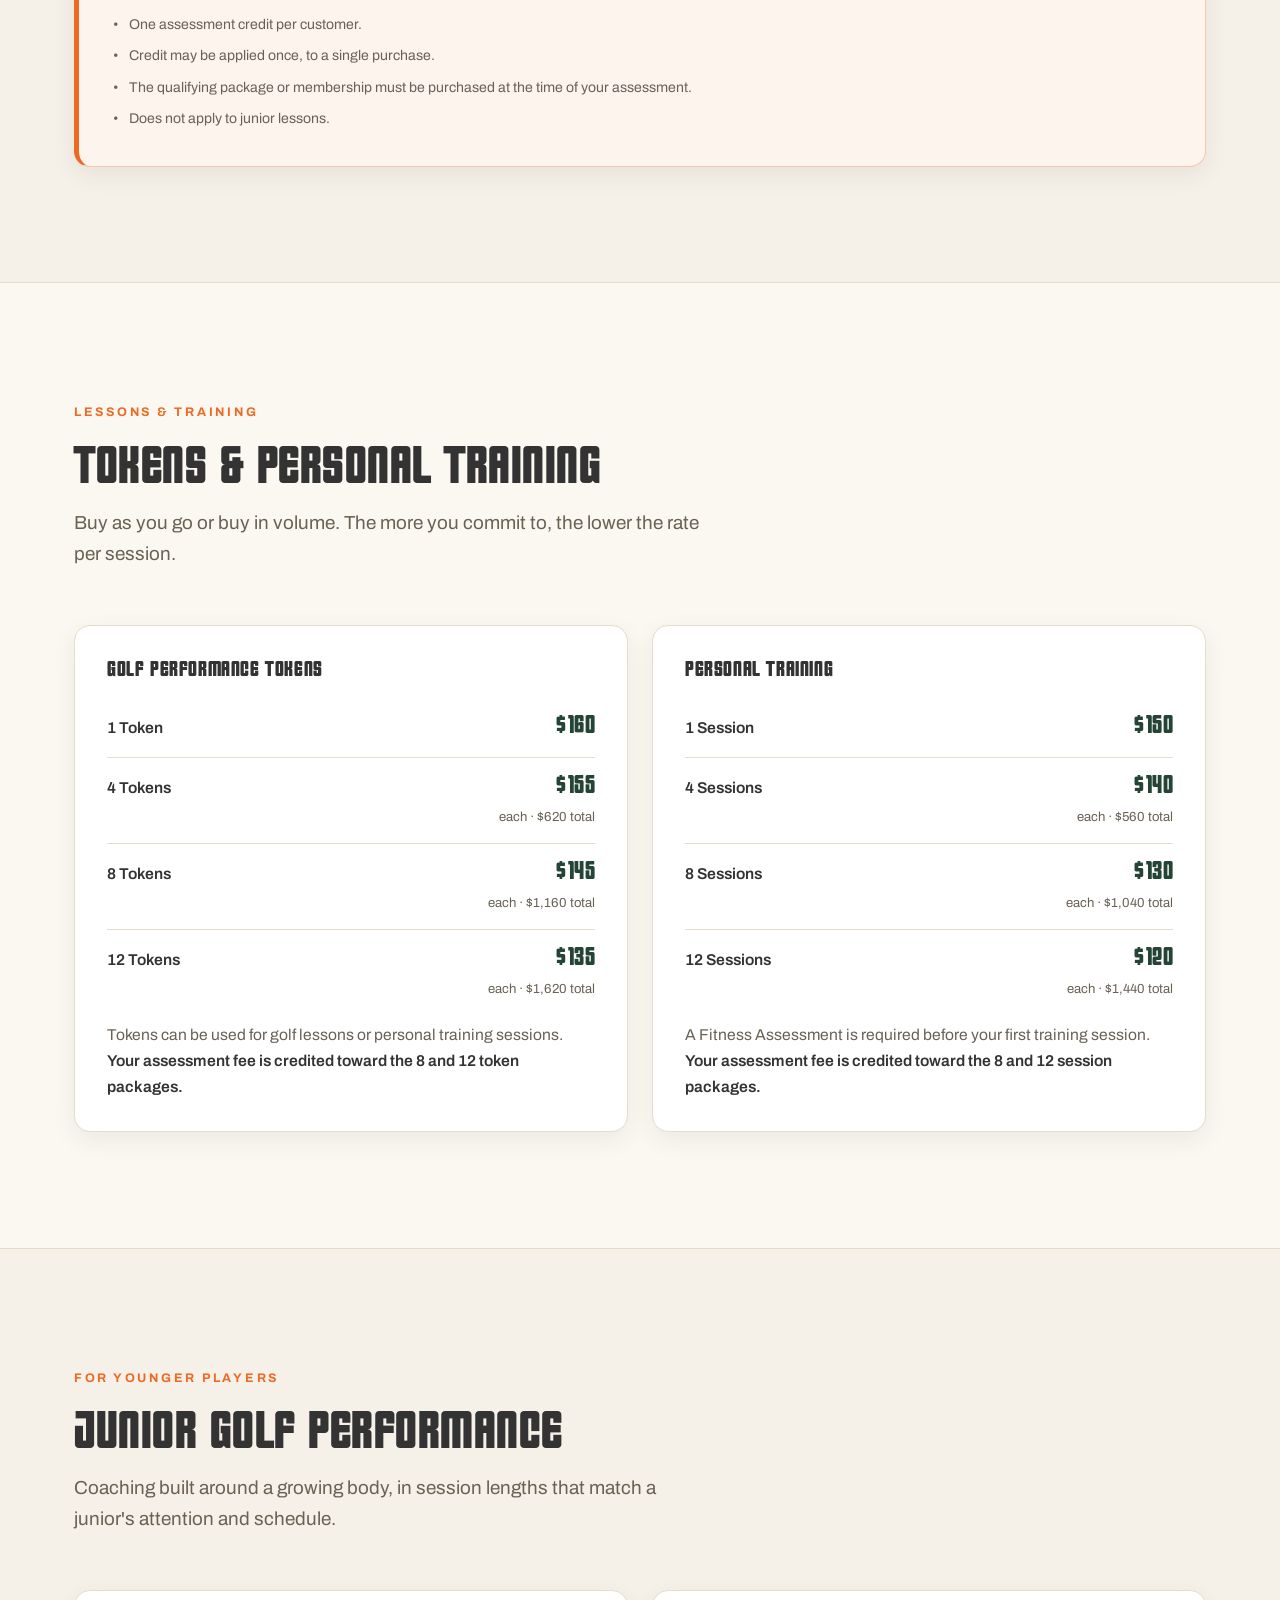
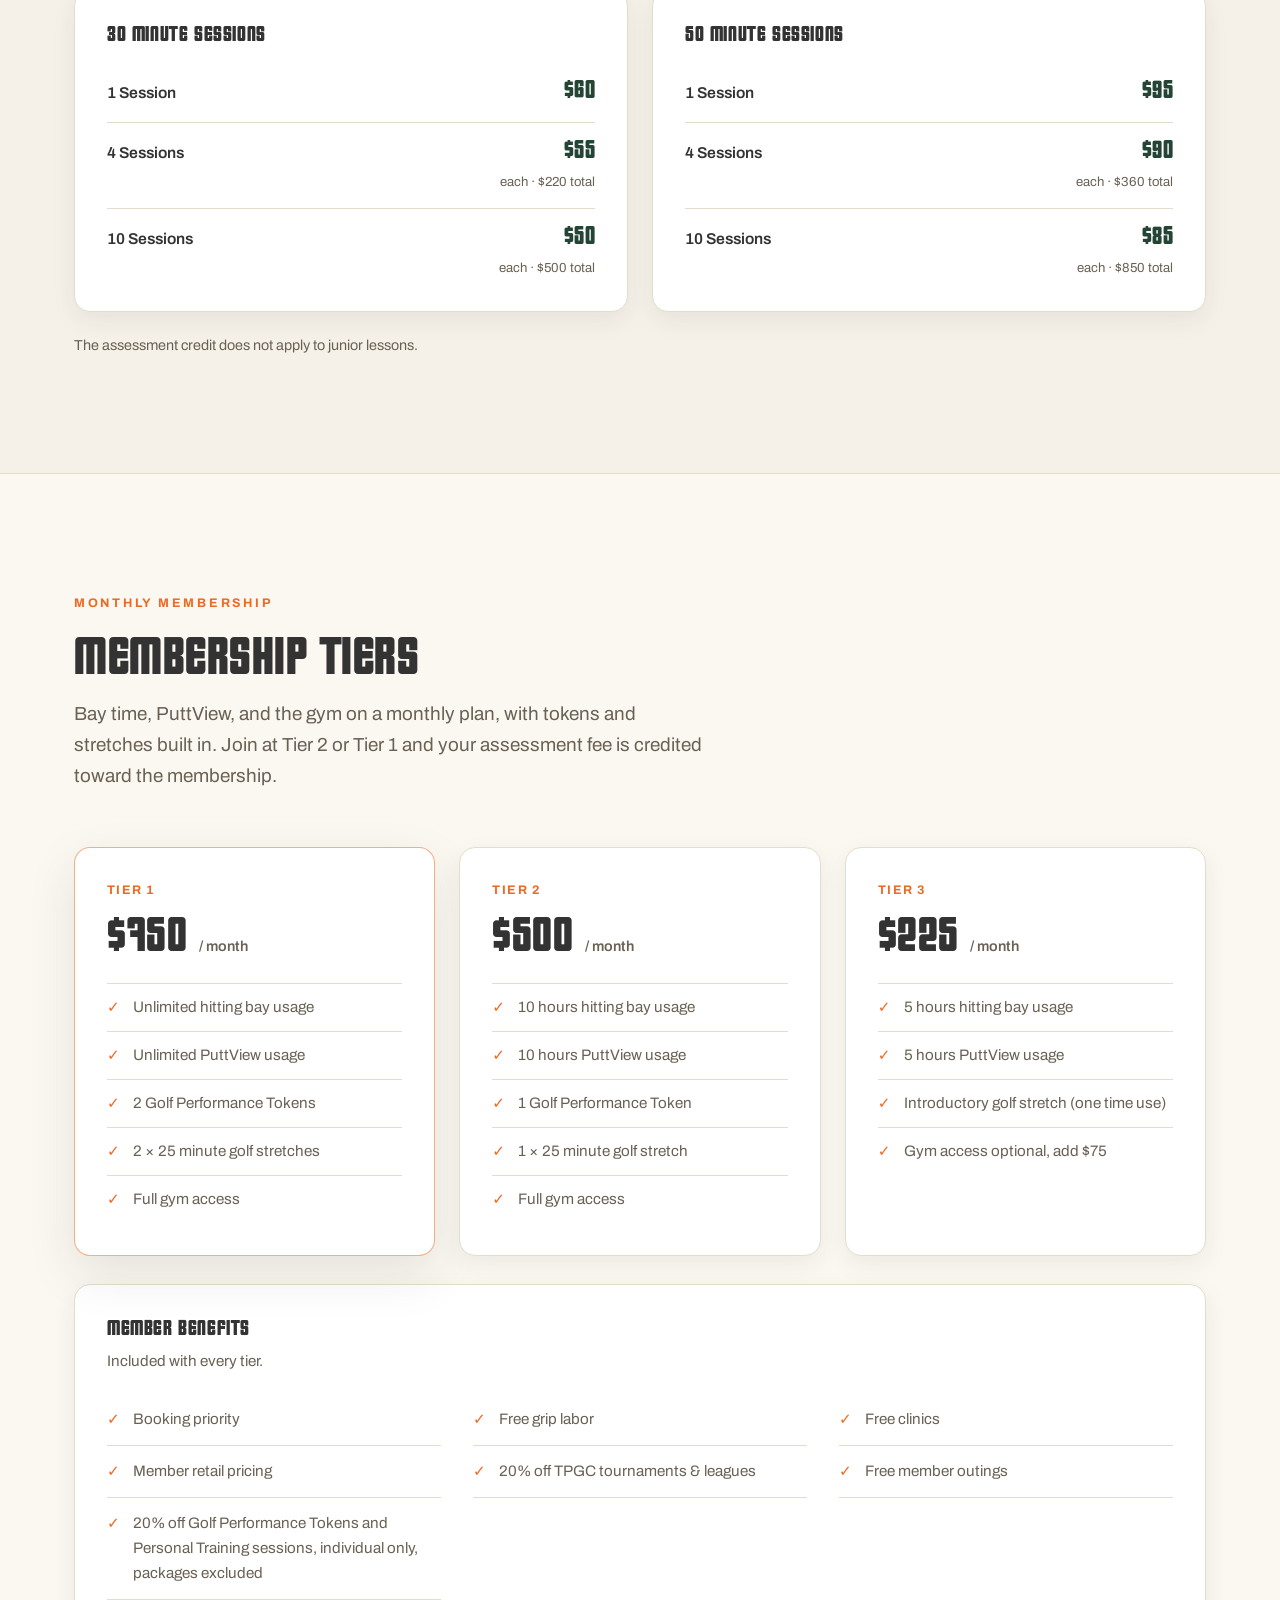
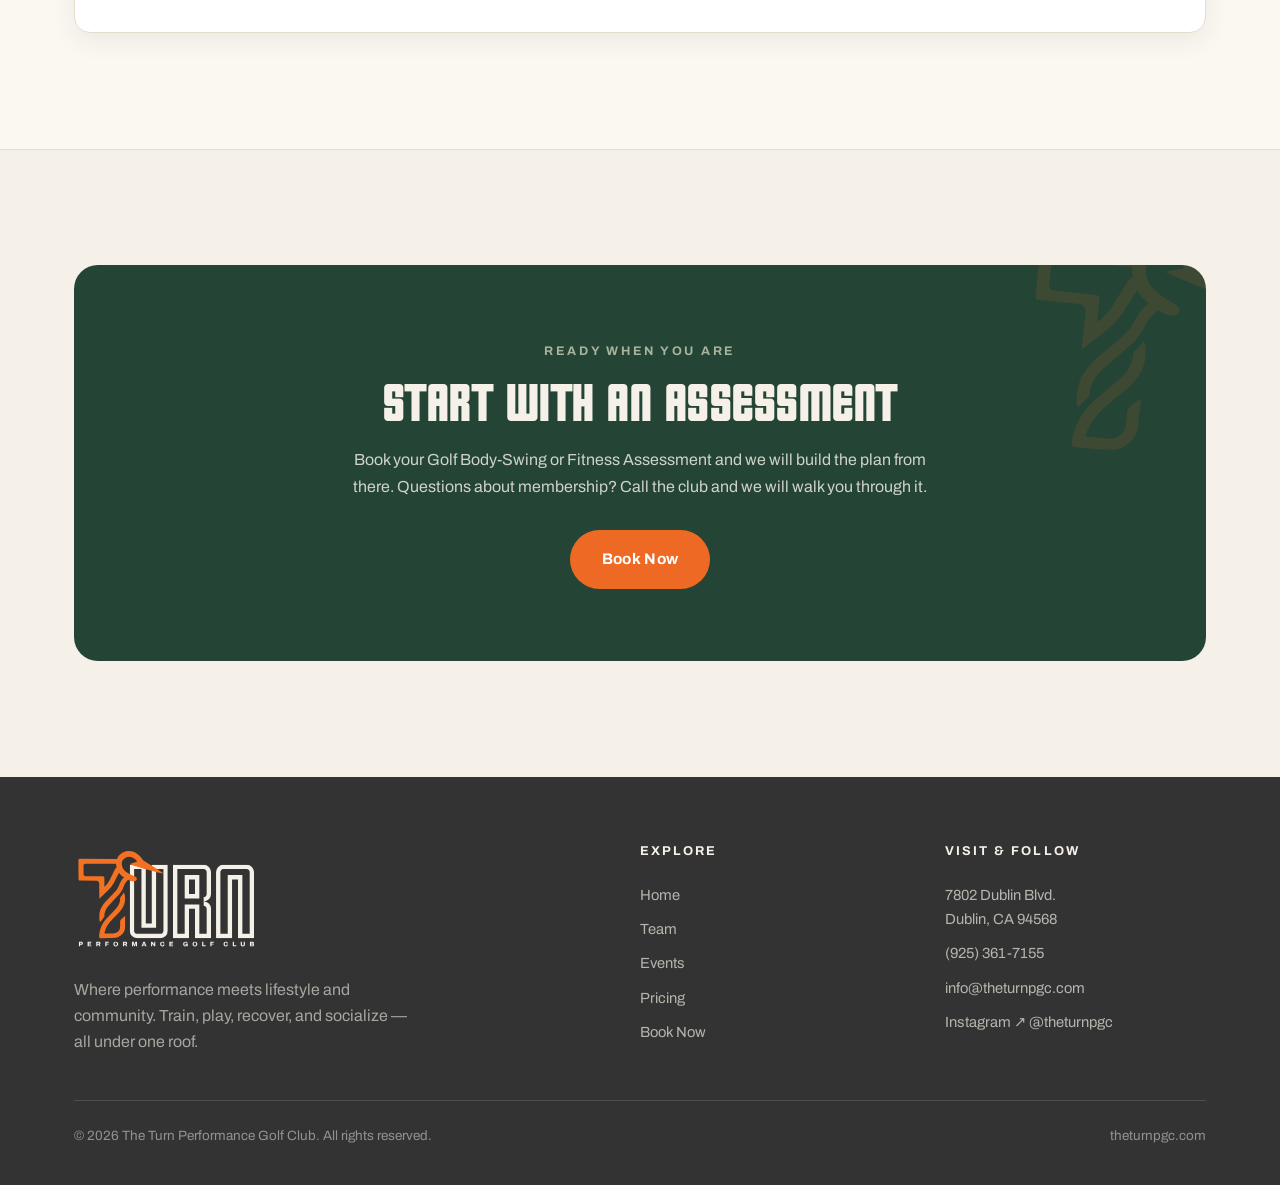
<file: pricing.html>
<!DOCTYPE html>
<html lang="en">
<head>
<!-- Google tag (gtag.js) -->
<script async src="https://www.googletagmanager.com/gtag/js?id=G-93L7SD7Q6R"></script>
<script>
  window.dataLayer = window.dataLayer || [];
  function gtag(){dataLayer.push(arguments);}
  gtag('js', new Date());
  gtag('config', 'G-93L7SD7Q6R');
</script>
<meta charset="UTF-8">
<meta name="viewport" content="width=device-width, initial-scale=1.0">
<title>Pricing &amp; Membership — The Turn Performance Golf Club</title>
<meta name="description" content="Pricing at The Turn Performance Golf Club: assessments, golf performance tokens, personal training, junior golf programs, and monthly membership tiers.">
<link rel="preconnect" href="https://fonts.googleapis.com">
<link rel="preconnect" href="https://fonts.gstatic.com" crossorigin>
<link href="https://fonts.googleapis.com/css2?family=Archivo:ital,wght@0,300..900;1,300..900&display=swap" rel="stylesheet">
<link rel="stylesheet" href="styles.css">
<style>
  /* ---- pricing page only ---- */
  .price-rows { margin-top: 6px; }
  .price-row {
    display: flex; align-items: baseline; justify-content: space-between; gap: 18px;
    padding: 15px 0; border-bottom: 1px solid var(--line);
  }
  .price-row:last-child { border-bottom: 0; padding-bottom: 0; }
  .price-row .qty { font-weight: 600; font-size: .98rem; color: var(--graphite); }
  .price-row .qty small { display: block; font-weight: 400; color: var(--muted); font-size: .83rem; margin-top: 2px; }
  .price-row .amt { text-align: right; white-space: nowrap; }
  .price-row .amt b {
    font-family: var(--display); font-weight: 400; font-size: 1.55rem;
    color: var(--pine); line-height: 1; letter-spacing: .5px;
  }
  .price-row .amt small { display: block; color: var(--muted); font-size: .82rem; margin-top: 5px; }

  .solo-price {
    font-family: var(--display); font-weight: 400; font-size: 3.1rem;
    color: var(--orange); line-height: 1; letter-spacing: .5px; margin: 6px 0 12px;
  }
  .req {
    display: inline-block; font-size: .72rem; letter-spacing: .12em; text-transform: uppercase;
    font-weight: 700; color: var(--pine); background: rgba(167,179,156,.28);
    border: 1px solid rgba(36,68,54,.16); border-radius: 999px; padding: 5px 13px;
  }
  .note { color: var(--muted); font-size: .9rem; margin-top: 22px; }
  .note b { color: var(--graphite); font-weight: 600; }

  .credit {
    background: #FDF4EE; margin-top: 24px;
    border: 1px solid rgba(238,106,36,.32); border-left: 5px solid var(--orange);
  }
  .credit:hover { border-color: rgba(238,106,36,.32); border-left-color: var(--orange); }
  .credit h3 { color: var(--graphite); font-size: 1.5rem; max-width: 22ch; }
  .credit p { color: var(--text); font-size: 1.02rem; margin-top: 14px; }
  .credit ul { list-style: none; margin-top: 14px; display: grid; grid-template-columns: repeat(2, 1fr); gap: 0 32px; }
  .credit li { padding: 11px 0 11px 26px; border-top: 1px solid rgba(238,106,36,.22); color: var(--text); font-size: .97rem; font-weight: 600; position: relative; }
  .credit li::before { content: "\2713"; position: absolute; left: 0; top: 11px; color: var(--orange); font-weight: 700; }
  .credit .fine { margin-top: 24px; padding-top: 18px; border-top: 1px solid rgba(238,106,36,.22); }
  .credit .fine .lab { color: var(--pine); font-size: .72rem; letter-spacing: .16em; text-transform: uppercase; font-weight: 700; }
  .credit .fine ul { display: block; margin-top: 8px; }
  .credit .fine li { border-top: 0; padding: 4px 0 4px 18px; font-size: .88rem; color: var(--muted); font-weight: 400; }
  .credit .fine li::before { content: "\2022"; color: var(--muted); left: 2px; top: 4px; font-weight: 400; }
  @media (max-width: 860px) { .credit ul { grid-template-columns: 1fr; } }

  .tier { display: flex; flex-direction: column; }
  .tier .tier-name { color: var(--orange); font-size: .78rem; letter-spacing: .12em; text-transform: uppercase; font-weight: 700; font-family: var(--font); }
  .tier .tier-price { font-family: var(--display); font-weight: 400; font-size: 3rem; color: var(--graphite); line-height: 1; letter-spacing: .5px; margin: 10px 0 4px; }
  .tier .tier-price span { font-family: var(--font); font-size: .9rem; font-weight: 600; color: var(--muted); letter-spacing: 0; }
  .tier ul { list-style: none; margin-top: 20px; }
  .tier li { padding: 11px 0 11px 26px; border-top: 1px solid var(--line); color: var(--muted); font-size: .95rem; position: relative; }
  .tier li::before { content: "\2713"; position: absolute; left: 0; top: 11px; color: var(--orange); font-weight: 700; }
  .tier.featured { border-color: rgba(238,106,36,.55); box-shadow: var(--shadow); }

  .benefits { list-style: none; display: grid; grid-template-columns: repeat(3, 1fr); gap: 0 32px; }
  .benefits li { padding: 13px 0 13px 26px; border-bottom: 1px solid var(--line); color: var(--muted); font-size: .95rem; position: relative; }
  .benefits li::before { content: "\2713"; position: absolute; left: 0; top: 13px; color: var(--orange); font-weight: 700; }

  @media (max-width: 860px) {
    .benefits { grid-template-columns: 1fr; }
  }
  @media (prefers-reduced-motion: reduce) {
    .card, .card:hover { transition: none; transform: none; }
  }
</style>
</head>
<body>

<!-- ===== HEADER ===== -->
<header class="site-header">
  <div class="container nav">
    <a class="brand" href="index.html" aria-label="The Turn Performance Golf Club">
      <img src="logo-wordmark-orange.svg" alt="The Turn Performance Golf Club" class="brand-logo">
    </a>
    <button class="nav-toggle" aria-label="Menu" aria-expanded="false"><span></span><span></span><span></span></button>
    <nav class="nav-links">
      <a href="index.html">Home</a>
      <a href="team.html">Team</a>
      <a href="success.html">Success Stories</a>
      <a href="events.html">Events</a>
      <a href="pricing.html" class="active">Pricing</a>
      <a href="book.html" class="btn btn-primary">Book Now</a>
    </nav>
  </div>
</header>

<!-- ===== PAGE HERO ===== -->
<section class="hero" style="padding-bottom:clamp(40px,6vw,70px);">
  <div class="container">
    <span class="eyebrow">Services &amp; membership</span>
    <h1>What it <span>costs</span>.</h1>
    <p class="lead" style="margin-top:18px;">Assessments, lesson and training packages, junior programs, and monthly membership. Everything in one place, no guessing at the counter.</p>
    <div class="hero-cta">
      <a href="book.html" class="btn btn-primary">Book an Assessment</a>
      <a href="team.html" class="btn btn-ghost">Meet the Team</a>
    </div>
  </div>
</section>

<!-- ===== ASSESSMENTS ===== -->
<section class="section">
  <div class="container">
    <div class="section-head">
      <span class="eyebrow">Start here</span>
      <h2>Assessments</h2>
      <p class="lead" style="margin-top:14px;">Every program at The Turn starts with a baseline. We measure how you move before we change how you swing or train.</p>
    </div>
    <div class="grid grid-2">
      <div class="card">
        <h3>Golf Body-Swing Assessment</h3>
        <div class="solo-price">$225</div>
        <span class="req">Required before any lessons</span>
        <p style="margin-top:18px;">A full screen connecting how your body moves to how your swing works, so your coaching plan is built on your physical reality rather than a generic model.</p>
      </div>
      <div class="card">
        <h3>Fitness Assessment</h3>
        <div class="solo-price">$175</div>
        <span class="req">Required before any fitness sessions</span>
        <p style="margin-top:18px;">A movement and strength baseline that sets the starting point for your training program and gives us something to measure progress against.</p>
      </div>
    </div>

    <div class="card credit">
      <h3>Free Assessment with Purchase of Membership or Package of 8+</h3>
      <p>The Cost of your Assessment is credited toward:</p>
      <ul>
        <li>A Tier 2 or Tier 1 monthly membership</li>
        <li>Any package of 8 or more tokens or training sessions</li>
      </ul>
      <div class="fine">
        <span class="lab">Conditions</span>
        <ul>
          <li>One assessment credit per customer.</li>
          <li>Credit may be applied once, to a single purchase.</li>
          <li>The qualifying package or membership must be purchased at the time of your assessment.</li>
          <li>Does not apply to junior lessons.</li>
        </ul>
      </div>
    </div>
  </div>
</section>

<!-- ===== LESSONS &amp; TRAINING ===== -->
<section class="section alt">
  <div class="container">
    <div class="section-head">
      <span class="eyebrow">Lessons &amp; training</span>
      <h2>Tokens &amp; personal training</h2>
      <p class="lead" style="margin-top:14px;">Buy as you go or buy in volume. The more you commit to, the lower the rate per session.</p>
    </div>
    <div class="grid grid-2">

      <div class="card">
        <h3>Golf Performance Tokens</h3>
        <div class="price-rows" style="margin-top:18px;">
          <div class="price-row">
            <div class="qty">1 Token</div>
            <div class="amt"><b>$160</b></div>
          </div>
          <div class="price-row">
            <div class="qty">4 Tokens</div>
            <div class="amt"><b>$155</b><small>each &middot; $620 total</small></div>
          </div>
          <div class="price-row">
            <div class="qty">8 Tokens</div>
            <div class="amt"><b>$145</b><small>each &middot; $1,160 total</small></div>
          </div>
          <div class="price-row">
            <div class="qty">12 Tokens</div>
            <div class="amt"><b>$135</b><small>each &middot; $1,620 total</small></div>
          </div>
        </div>
        <p class="note">Tokens can be used for golf lessons or personal training sessions. <b>Your assessment fee is credited toward the 8 and 12 token packages.</b></p>
      </div>

      <div class="card">
        <h3>Personal Training</h3>
        <div class="price-rows" style="margin-top:18px;">
          <div class="price-row">
            <div class="qty">1 Session</div>
            <div class="amt"><b>$150</b></div>
          </div>
          <div class="price-row">
            <div class="qty">4 Sessions</div>
            <div class="amt"><b>$140</b><small>each &middot; $560 total</small></div>
          </div>
          <div class="price-row">
            <div class="qty">8 Sessions</div>
            <div class="amt"><b>$130</b><small>each &middot; $1,040 total</small></div>
          </div>
          <div class="price-row">
            <div class="qty">12 Sessions</div>
            <div class="amt"><b>$120</b><small>each &middot; $1,440 total</small></div>
          </div>
        </div>
        <p class="note">A Fitness Assessment is required before your first training session. <b>Your assessment fee is credited toward the 8 and 12 session packages.</b></p>
      </div>

    </div>
  </div>
</section>

<!-- ===== JUNIOR ===== -->
<section class="section">
  <div class="container">
    <div class="section-head">
      <span class="eyebrow">For younger players</span>
      <h2>Junior Golf Performance</h2>
      <p class="lead" style="margin-top:14px;">Coaching built around a growing body, in session lengths that match a junior's attention and schedule.</p>
    </div>
    <div class="grid grid-2">

      <div class="card">
        <h3>30 Minute Sessions</h3>
        <div class="price-rows" style="margin-top:18px;">
          <div class="price-row">
            <div class="qty">1 Session</div>
            <div class="amt"><b>$60</b></div>
          </div>
          <div class="price-row">
            <div class="qty">4 Sessions</div>
            <div class="amt"><b>$55</b><small>each &middot; $220 total</small></div>
          </div>
          <div class="price-row">
            <div class="qty">10 Sessions</div>
            <div class="amt"><b>$50</b><small>each &middot; $500 total</small></div>
          </div>
        </div>
      </div>

      <div class="card">
        <h3>50 Minute Sessions</h3>
        <div class="price-rows" style="margin-top:18px;">
          <div class="price-row">
            <div class="qty">1 Session</div>
            <div class="amt"><b>$95</b></div>
          </div>
          <div class="price-row">
            <div class="qty">4 Sessions</div>
            <div class="amt"><b>$90</b><small>each &middot; $360 total</small></div>
          </div>
          <div class="price-row">
            <div class="qty">10 Sessions</div>
            <div class="amt"><b>$85</b><small>each &middot; $850 total</small></div>
          </div>
        </div>
      </div>

    </div>
    <p class="note">The assessment credit does not apply to junior lessons.</p>
  </div>
</section>

<!-- ===== MEMBERSHIP ===== -->
<section class="section alt">
  <div class="container">
    <div class="section-head">
      <span class="eyebrow">Monthly membership</span>
      <h2>Membership tiers</h2>
      <p class="lead" style="margin-top:14px;">Bay time, PuttView, and the gym on a monthly plan, with tokens and stretches built in. Join at Tier 2 or Tier 1 and your assessment fee is credited toward the membership.</p>
    </div>

    <div class="grid grid-3">

      <div class="card tier featured">
        <div class="tier-name">Tier 1</div>
        <div class="tier-price">$750 <span>/ month</span></div>
        <ul>
          <li>Unlimited hitting bay usage</li>
          <li>Unlimited PuttView usage</li>
          <li>2 Golf Performance Tokens</li>
          <li>2 &times; 25 minute golf stretches</li>
          <li>Full gym access</li>
        </ul>
      </div>

      <div class="card tier">
        <div class="tier-name">Tier 2</div>
        <div class="tier-price">$500 <span>/ month</span></div>
        <ul>
          <li>10 hours hitting bay usage</li>
          <li>10 hours PuttView usage</li>
          <li>1 Golf Performance Token</li>
          <li>1 &times; 25 minute golf stretch</li>
          <li>Full gym access</li>
        </ul>
      </div>

      <div class="card tier">
        <div class="tier-name">Tier 3</div>
        <div class="tier-price">$225 <span>/ month</span></div>
        <ul>
          <li>5 hours hitting bay usage</li>
          <li>5 hours PuttView usage</li>
          <li>Introductory golf stretch (one time use)</li>
          <li>Gym access optional, add $75</li>
        </ul>
      </div>

    </div>

    <div class="card" style="margin-top:28px;">
      <h3>Member benefits</h3>
      <p style="color:var(--muted); font-size:.95rem; margin:8px 0 20px;">Included with every tier.</p>
      <ul class="benefits">
        <li>Booking priority</li>
        <li>Free grip labor</li>
        <li>Free clinics</li>
        <li>Member retail pricing</li>
        <li>20% off TPGC tournaments &amp; leagues</li>
        <li>Free member outings</li>
        <li>20% off Golf Performance Tokens and Personal Training sessions, individual only, packages excluded</li>
      </ul>
    </div>
  </div>
</section>

<!-- ===== CTA ===== -->
<section class="section">
  <div class="container">
    <div class="cta-band">
      <span class="eyebrow">Ready when you are</span>
      <h2>Start with an assessment</h2>
      <p>Book your Golf Body-Swing or Fitness Assessment and we will build the plan from there. Questions about membership? Call the club and we will walk you through it.</p>
      <a href="book.html" class="btn btn-primary">Book Now</a>
    </div>
  </div>
</section>

<!-- ===== FOOTER ===== -->
<footer class="site-footer">
  <div class="container">
    <div class="footer-grid">
      <div>
        <a class="brand" href="index.html" style="margin-bottom:16px;" aria-label="The Turn Performance Golf Club">
          <img src="logo-wordmark-cream.svg" alt="The Turn Performance Golf Club" class="brand-logo">
        </a>
        <p style="max-width:340px;">Where performance meets lifestyle and community. Train, play, recover, and socialize — all under one roof.</p>
      </div>
      <div>
        <h4>Explore</h4>
        <a href="index.html">Home</a>
        <a href="team.html">Team</a>
        <a href="events.html">Events</a>
        <a href="pricing.html">Pricing</a>
        <a href="book.html">Book Now</a>
      </div>
      <div>
        <h4>Visit &amp; Follow</h4>
        <a href="https://maps.google.com/?q=7802+Dublin+Blvd,+Dublin,+CA+94568" target="_blank" rel="noopener">7802 Dublin Blvd.<br>Dublin, CA 94568</a>
        <a href="tel:+19253617155">(925) 361-7155</a>
        <a href="mailto:info@theturnpgc.com">info@theturnpgc.com</a>
        <a href="https://www.instagram.com/theturnpgc" target="_blank" rel="noopener">Instagram &#8599; @theturnpgc</a>
      </div>
    </div>
    <div class="footer-bottom">
      <span>&copy; 2026 The Turn Performance Golf Club. All rights reserved.</span>
      <span>theturnpgc.com</span>
    </div>
  </div>
</footer>

<script>
  const t = document.querySelector('.nav-toggle');
  const l = document.querySelector('.nav-links');
  t.addEventListener('click', () => {
    const open = l.classList.toggle('open');
    t.setAttribute('aria-expanded', open);
  });
</script>
</body>
</html>
</file>
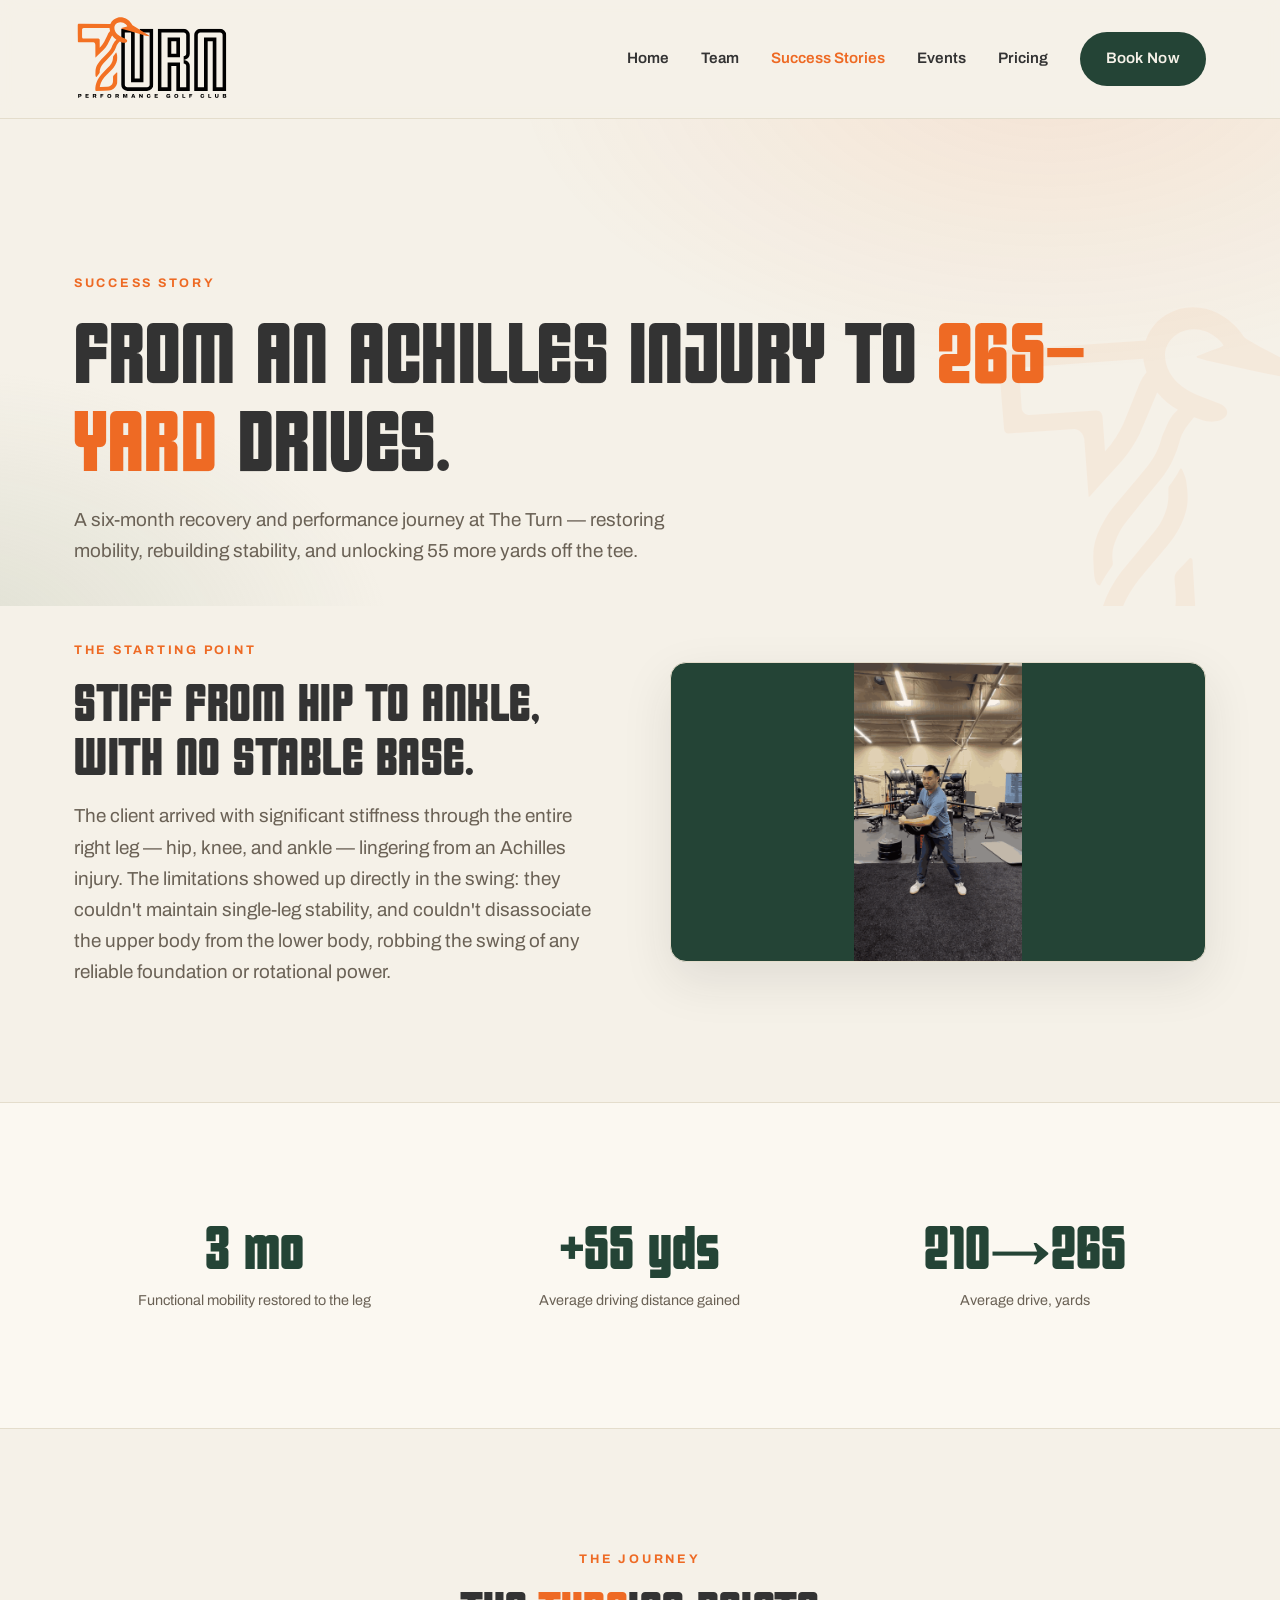
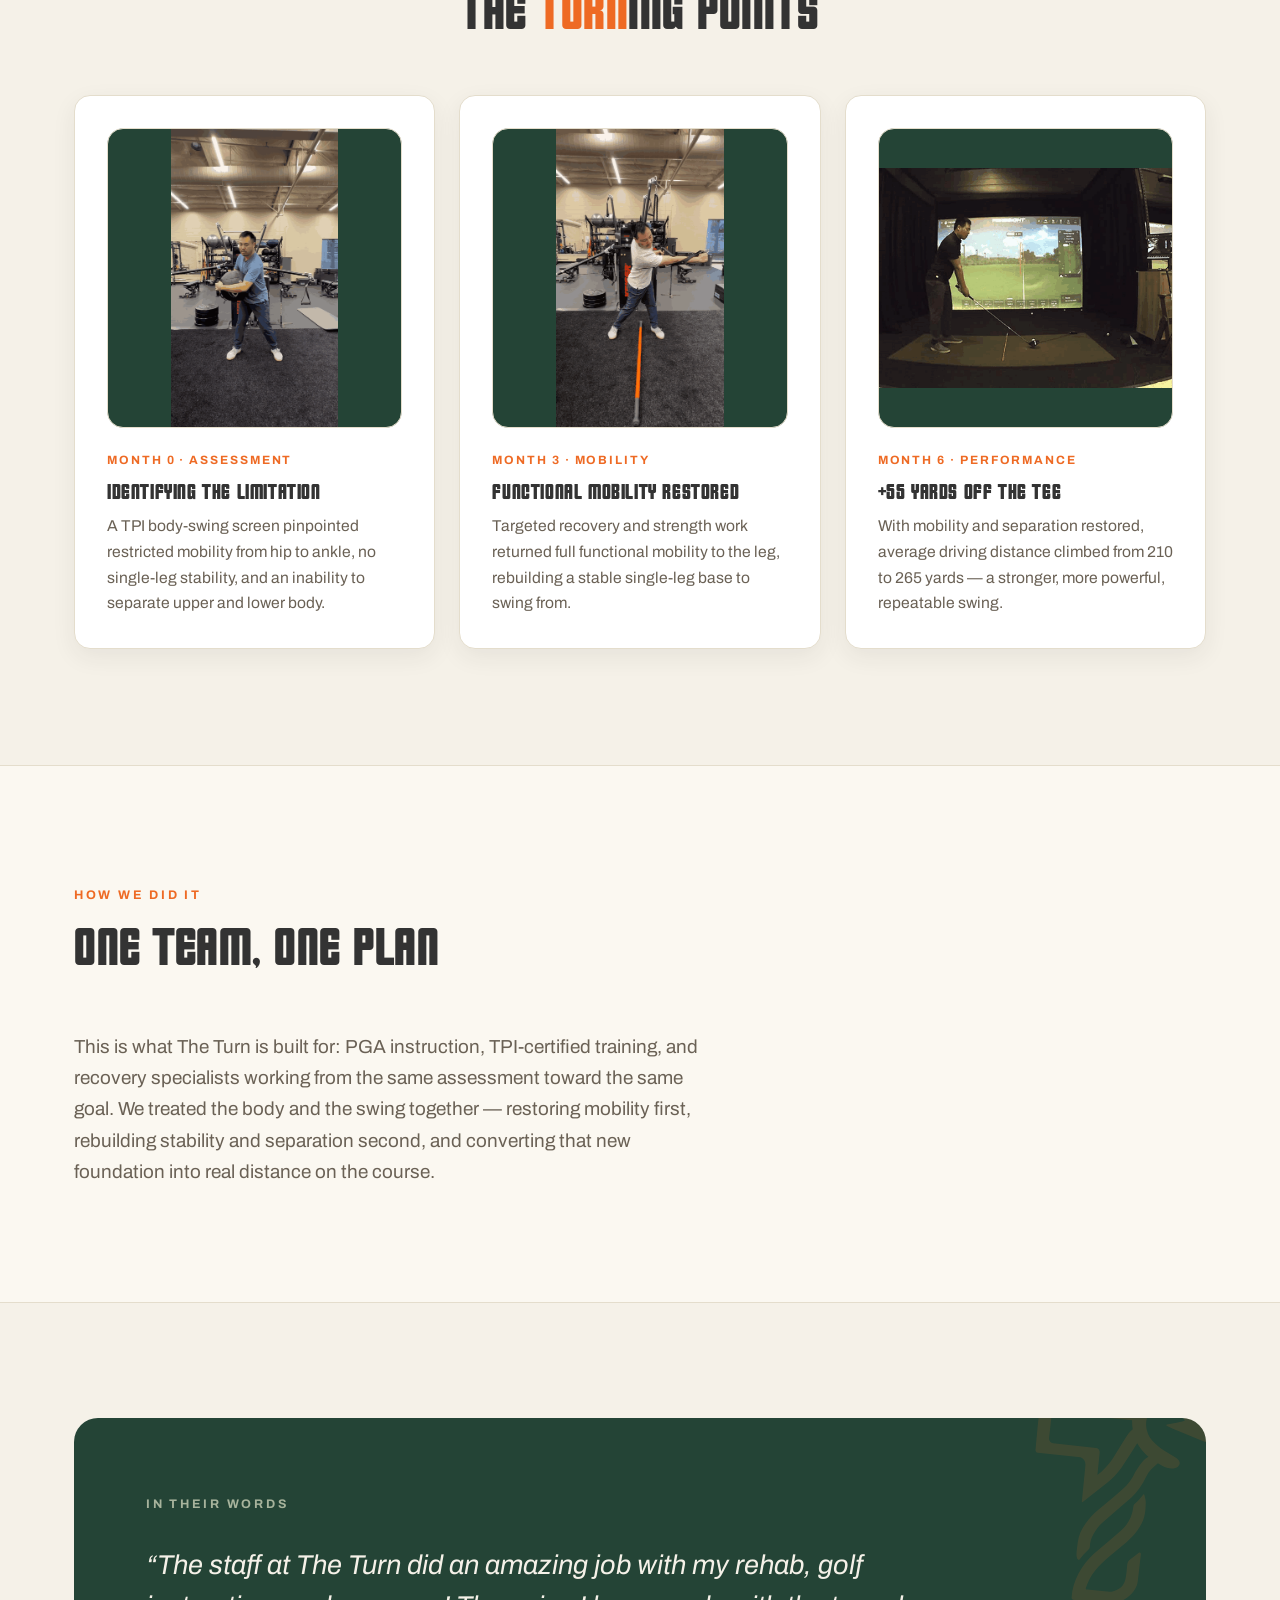
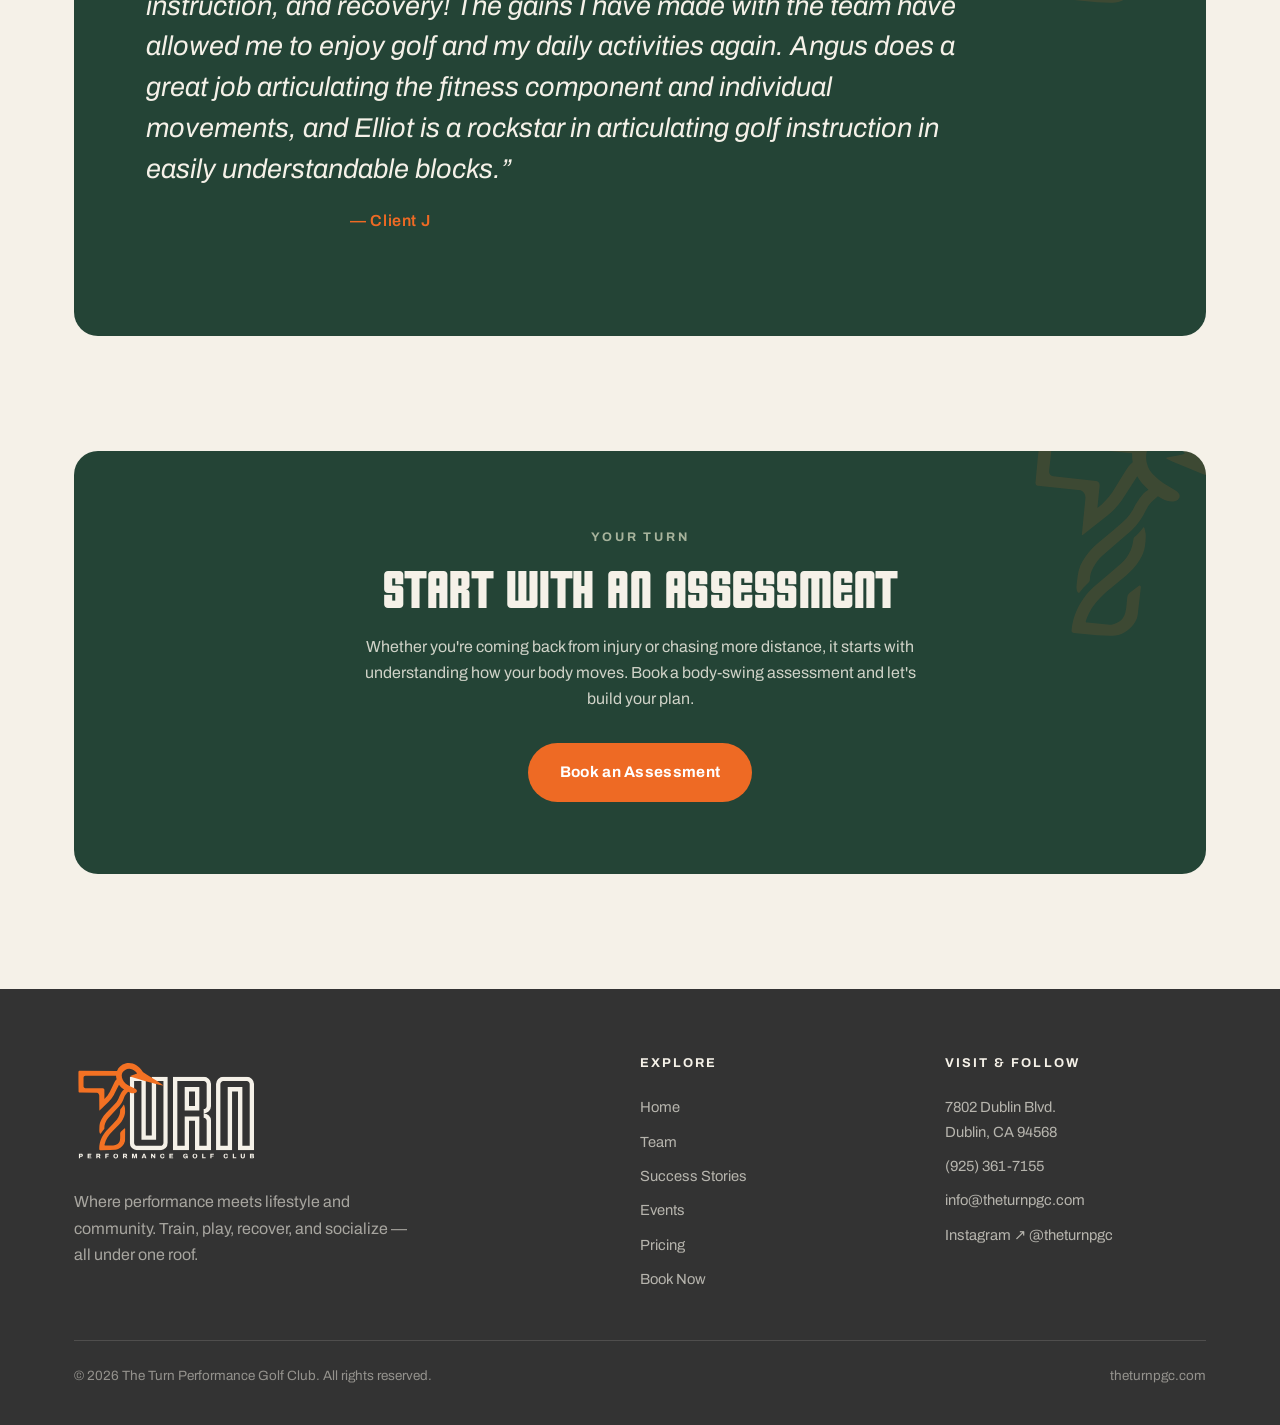
<file: success.html>
<!DOCTYPE html>
<html lang="en">
<head>
<!-- Google tag (gtag.js) -->
<script async src="https://www.googletagmanager.com/gtag/js?id=G-93L7SD7Q6R"></script>
<script>
  window.dataLayer = window.dataLayer || [];
  function gtag(){dataLayer.push(arguments);}
  gtag('js', new Date());
  gtag('config', 'G-93L7SD7Q6R');
</script>
<meta charset="UTF-8">
<meta name="viewport" content="width=device-width, initial-scale=1.0">
<title>Success Story — The Turn Performance Golf Club</title>
<meta name="description" content="From an Achilles injury and lost mobility to a 55-yard gain in driving distance — a 6-month performance recovery story at The Turn.">
<link rel="preconnect" href="https://fonts.googleapis.com">
<link rel="preconnect" href="https://fonts.gstatic.com" crossorigin>
<link href="https://fonts.googleapis.com/css2?family=Archivo:ital,wght@0,300..900;1,300..900&display=swap" rel="stylesheet">
<link rel="stylesheet" href="styles.css">
<style>
  .timeline-gif {
    width: 100%; height: 300px; object-fit: contain;
    background: var(--pine); border-radius: var(--radius); border: 1px solid var(--line);
  }
  .phase-num {
    display:inline-block; font-size:.75rem; letter-spacing:.16em; text-transform:uppercase;
    color: var(--orange); font-weight:700; margin-bottom:10px; font-family: var(--font);
  }
  .bigstat { text-align:center; }
  .bigstat .num { font-family: var(--display); font-size: clamp(2.6rem, 5vw, 3.8rem); font-weight: 400; color: var(--pine); line-height:1; }
  .bigstat .lab { color: var(--muted); font-size:.9rem; margin-top:10px; }
</style>
</head>
<body>

<!-- ===== HEADER ===== -->
<header class="site-header">
  <div class="container nav">
    <a class="brand" href="index.html" aria-label="The Turn Performance Golf Club">
      <img src="logo-wordmark-orange.svg" alt="The Turn Performance Golf Club" class="brand-logo">
    </a>
    <button class="nav-toggle" aria-label="Menu" aria-expanded="false"><span></span><span></span><span></span></button>
    <nav class="nav-links">
      <a href="index.html">Home</a>
      <a href="team.html">Team</a>
      <a href="success.html" class="active">Success Stories</a>
      <a href="events.html">Events</a>
      <a href="pricing.html">Pricing</a>
      <a href="book.html" class="btn btn-primary">Book Now</a>
    </nav>
  </div>
</header>

<!-- ===== HERO ===== -->
<section class="hero" style="padding-bottom:40px;">
  <div class="container">
    <span class="eyebrow">Success story</span>
    <h1>From an Achilles injury to <span>265-yard</span> drives.</h1>
    <p class="lead" style="margin-top:18px;">A six-month recovery and performance journey at The Turn — restoring mobility, rebuilding stability, and unlocking 55 more yards off the tee.</p>
  </div>
</section>

<!-- ===== THE CHALLENGE ===== -->
<section class="section" style="padding-top:30px;">
  <div class="container">
    <div class="split">
      <div>
        <span class="eyebrow">The starting point</span>
        <h2>Stiff from hip to ankle, with no stable base.</h2>
        <p class="lead" style="margin-top:16px;">The client arrived with significant stiffness through the entire right leg — hip, knee, and ankle — lingering from an Achilles injury. The limitations showed up directly in the swing: they couldn't maintain single-leg stability, and couldn't disassociate the upper body from the lower body, robbing the swing of any reliable foundation or rotational power.</p>
      </div>
      <img src="success-initial.gif" alt="Initial assessment showing limited single-leg stability" class="timeline-gif" loading="lazy">
    </div>
  </div>
</section>

<!-- ===== STAT BAND ===== -->
<section class="section alt">
  <div class="container">
    <div class="grid grid-3">
      <div class="bigstat"><div class="num">3 mo</div><div class="lab">Functional mobility restored to the leg</div></div>
      <div class="bigstat"><div class="num">+55 yds</div><div class="lab">Average driving distance gained</div></div>
      <div class="bigstat"><div class="num">210&rarr;265</div><div class="lab">Average drive, yards</div></div>
    </div>
  </div>
</section>

<!-- ===== THE TIMELINE ===== -->
<section class="section">
  <div class="container">
    <div class="section-head center">
      <span class="eyebrow">The journey</span>
      <h2>The <span style="color:var(--orange);">Turn</span>ing Points</h2>
    </div>

    <div class="grid grid-3">
      <div class="card">
        <img src="success-initial.gif" alt="Month 0 — initial assessment" class="timeline-gif" loading="lazy">
        <div style="margin-top:18px;">
          <span class="phase-num">Month 0 &middot; Assessment</span>
          <h3>Identifying the limitation</h3>
          <p style="color:var(--muted); margin-top:8px;">A TPI body-swing screen pinpointed restricted mobility from hip to ankle, no single-leg stability, and an inability to separate upper and lower body.</p>
        </div>
      </div>

      <div class="card">
        <img src="success-3month.gif" alt="Month 3 — mobility restored" class="timeline-gif" loading="lazy">
        <div style="margin-top:18px;">
          <span class="phase-num">Month 3 &middot; Mobility</span>
          <h3>Functional mobility restored</h3>
          <p style="color:var(--muted); margin-top:8px;">Targeted recovery and strength work returned full functional mobility to the leg, rebuilding a stable single-leg base to swing from.</p>
        </div>
      </div>

      <div class="card">
        <img src="success-6month.gif" alt="Month 6 — 265-yard drives" class="timeline-gif" loading="lazy">
        <div style="margin-top:18px;">
          <span class="phase-num">Month 6 &middot; Performance</span>
          <h3>+55 yards off the tee</h3>
          <p style="color:var(--muted); margin-top:8px;">With mobility and separation restored, average driving distance climbed from 210 to 265 yards — a stronger, more powerful, repeatable swing.</p>
        </div>
      </div>
    </div>
  </div>
</section>

<!-- ===== APPROACH ===== -->
<section class="section alt">
  <div class="container">
    <div class="section-head">
      <span class="eyebrow">How we did it</span>
      <h2>One team, one plan</h2>
    </div>
    <p class="lead">This is what The Turn is built for: PGA instruction, TPI-certified training, and recovery specialists working from the same assessment toward the same goal. We treated the body and the swing together — restoring mobility first, rebuilding stability and separation second, and converting that new foundation into real distance on the course.</p>
  </div>
</section>

<!-- ===== TESTIMONIAL ===== -->
<section class="section">
  <div class="container">
    <div class="cta-band" style="text-align:left;">
      <span class="eyebrow">In their words</span>
      <blockquote style="font-family:var(--serif); font-style:italic; font-size:clamp(1.3rem,2.4vw,1.7rem); line-height:1.5; color:var(--cream); margin:14px 0 18px; max-width:820px; position:relative;">
        &ldquo;The staff at The Turn did an amazing job with my rehab, golf instruction, and recovery! The gains I have made with the team have allowed me to enjoy golf and my daily activities again. Angus does a great job articulating the fitness component and individual movements, and Elliot is a rockstar in articulating golf instruction in easily understandable blocks.&rdquo;
      </blockquote>
      <p style="color:var(--green); font-weight:600; letter-spacing:.04em;">&mdash; Client J</p>
    </div>
  </div>
</section>

<!-- ===== CTA ===== -->
<section class="section" style="padding-top:0;">
  <div class="container">
    <div class="cta-band">
      <span class="eyebrow">Your turn</span>
      <h2>Start with an assessment</h2>
      <p>Whether you're coming back from injury or chasing more distance, it starts with understanding how your body moves. Book a body-swing assessment and let's build your plan.</p>
      <a href="book.html" class="btn btn-primary">Book an Assessment</a>
    </div>
  </div>
</section>

<!-- ===== FOOTER ===== -->
<footer class="site-footer">
  <div class="container">
    <div class="footer-grid">
      <div>
        <a class="brand" href="index.html" style="margin-bottom:16px;" aria-label="The Turn Performance Golf Club">
          <img src="logo-wordmark-cream.svg" alt="The Turn Performance Golf Club" class="brand-logo">
        </a>
        <p style="max-width:340px;">Where performance meets lifestyle and community. Train, play, recover, and socialize — all under one roof.</p>
      </div>
      <div>
        <h4>Explore</h4>
        <a href="index.html">Home</a>
        <a href="team.html">Team</a>
        <a href="success.html">Success Stories</a>
        <a href="events.html">Events</a>
        <a href="pricing.html">Pricing</a>
        <a href="book.html">Book Now</a>
      </div>
      <div>
        <h4>Visit &amp; Follow</h4>
        <a href="https://maps.google.com/?q=7802+Dublin+Blvd,+Dublin,+CA+94568" target="_blank" rel="noopener">7802 Dublin Blvd.<br>Dublin, CA 94568</a>
        <a href="tel:+19253617155">(925) 361-7155</a>
        <a href="mailto:info@theturnpgc.com">info@theturnpgc.com</a>
        <a href="https://www.instagram.com/theturnpgc" target="_blank" rel="noopener">Instagram &#8599; @theturnpgc</a>
      </div>
    </div>
    <div class="footer-bottom">
      <span>&copy; 2026 The Turn Performance Golf Club. All rights reserved.</span>
      <span>theturnpgc.com</span>
    </div>
  </div>
</footer>

<script>
  const t = document.querySelector('.nav-toggle');
  const l = document.querySelector('.nav-links');
  t.addEventListener('click', () => {
    const open = l.classList.toggle('open');
    t.setAttribute('aria-expanded', open);
  });
</script>
</body>
</html>
</file>
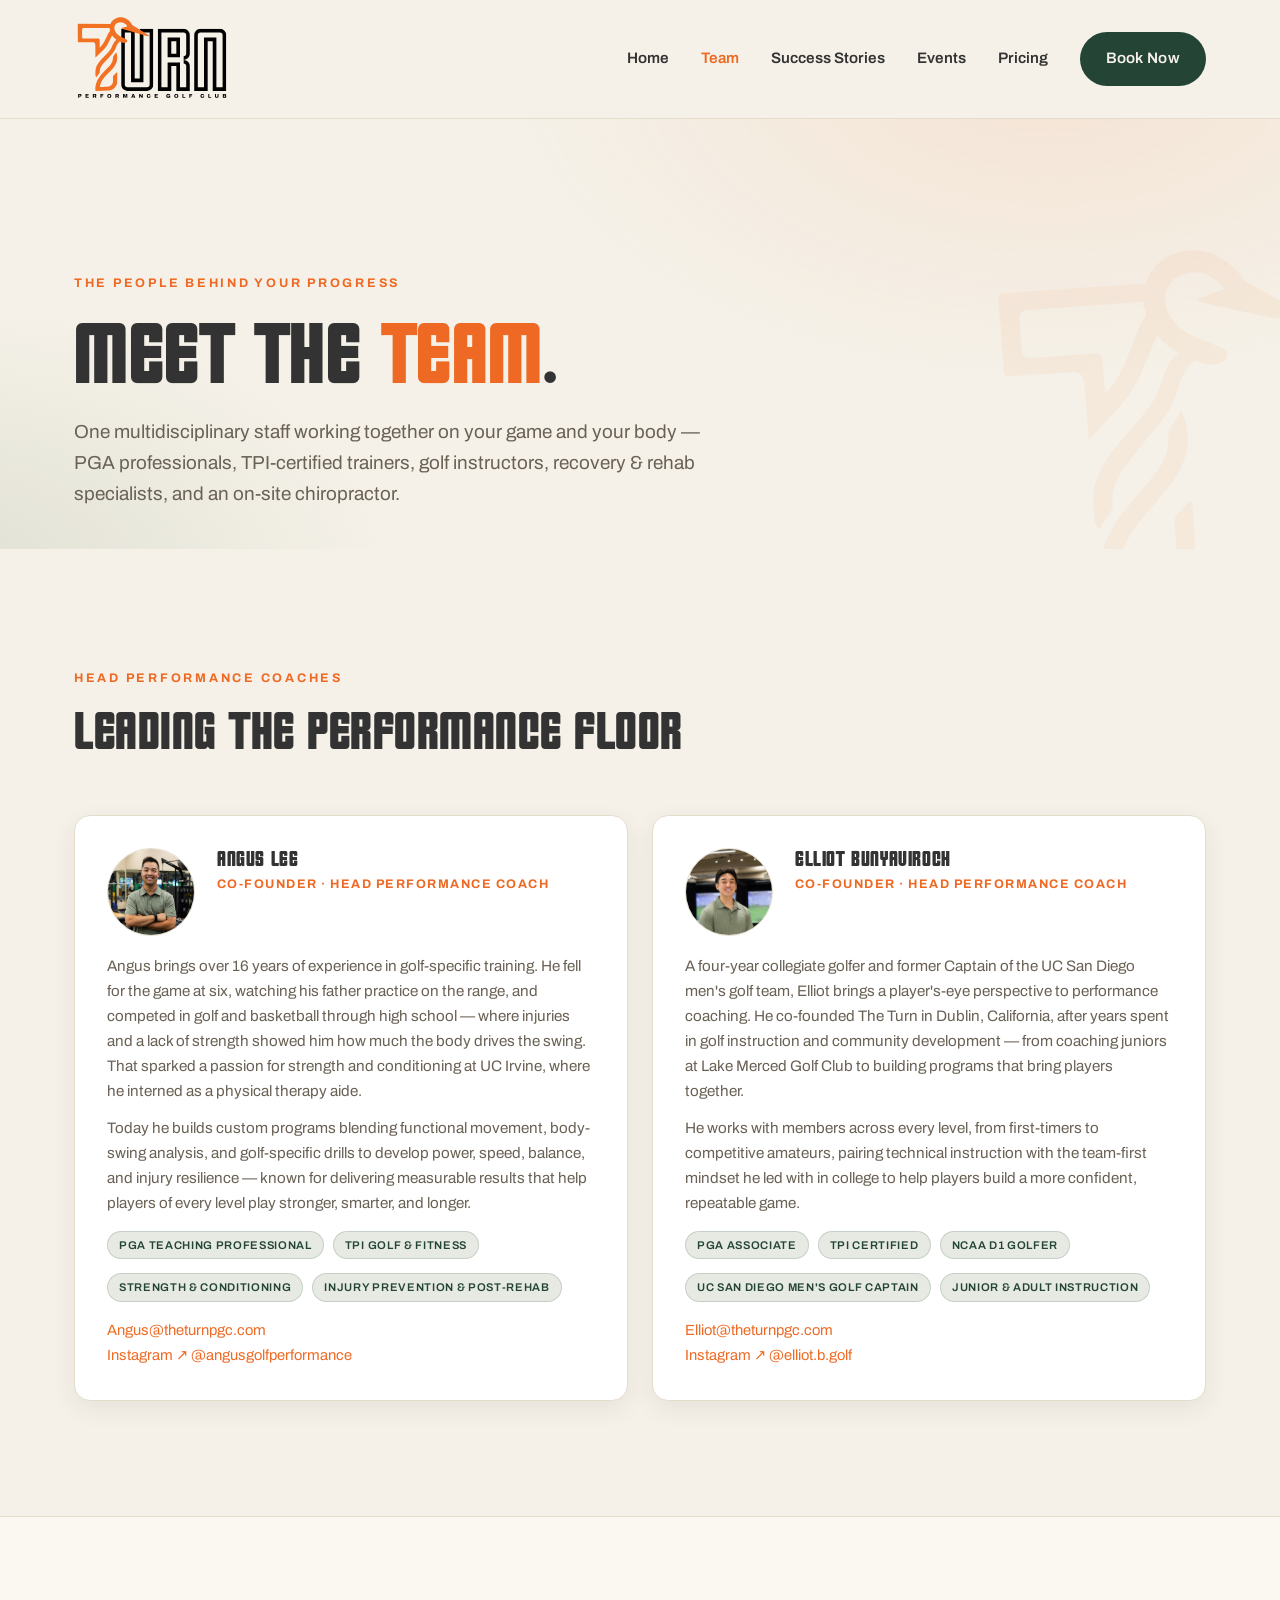
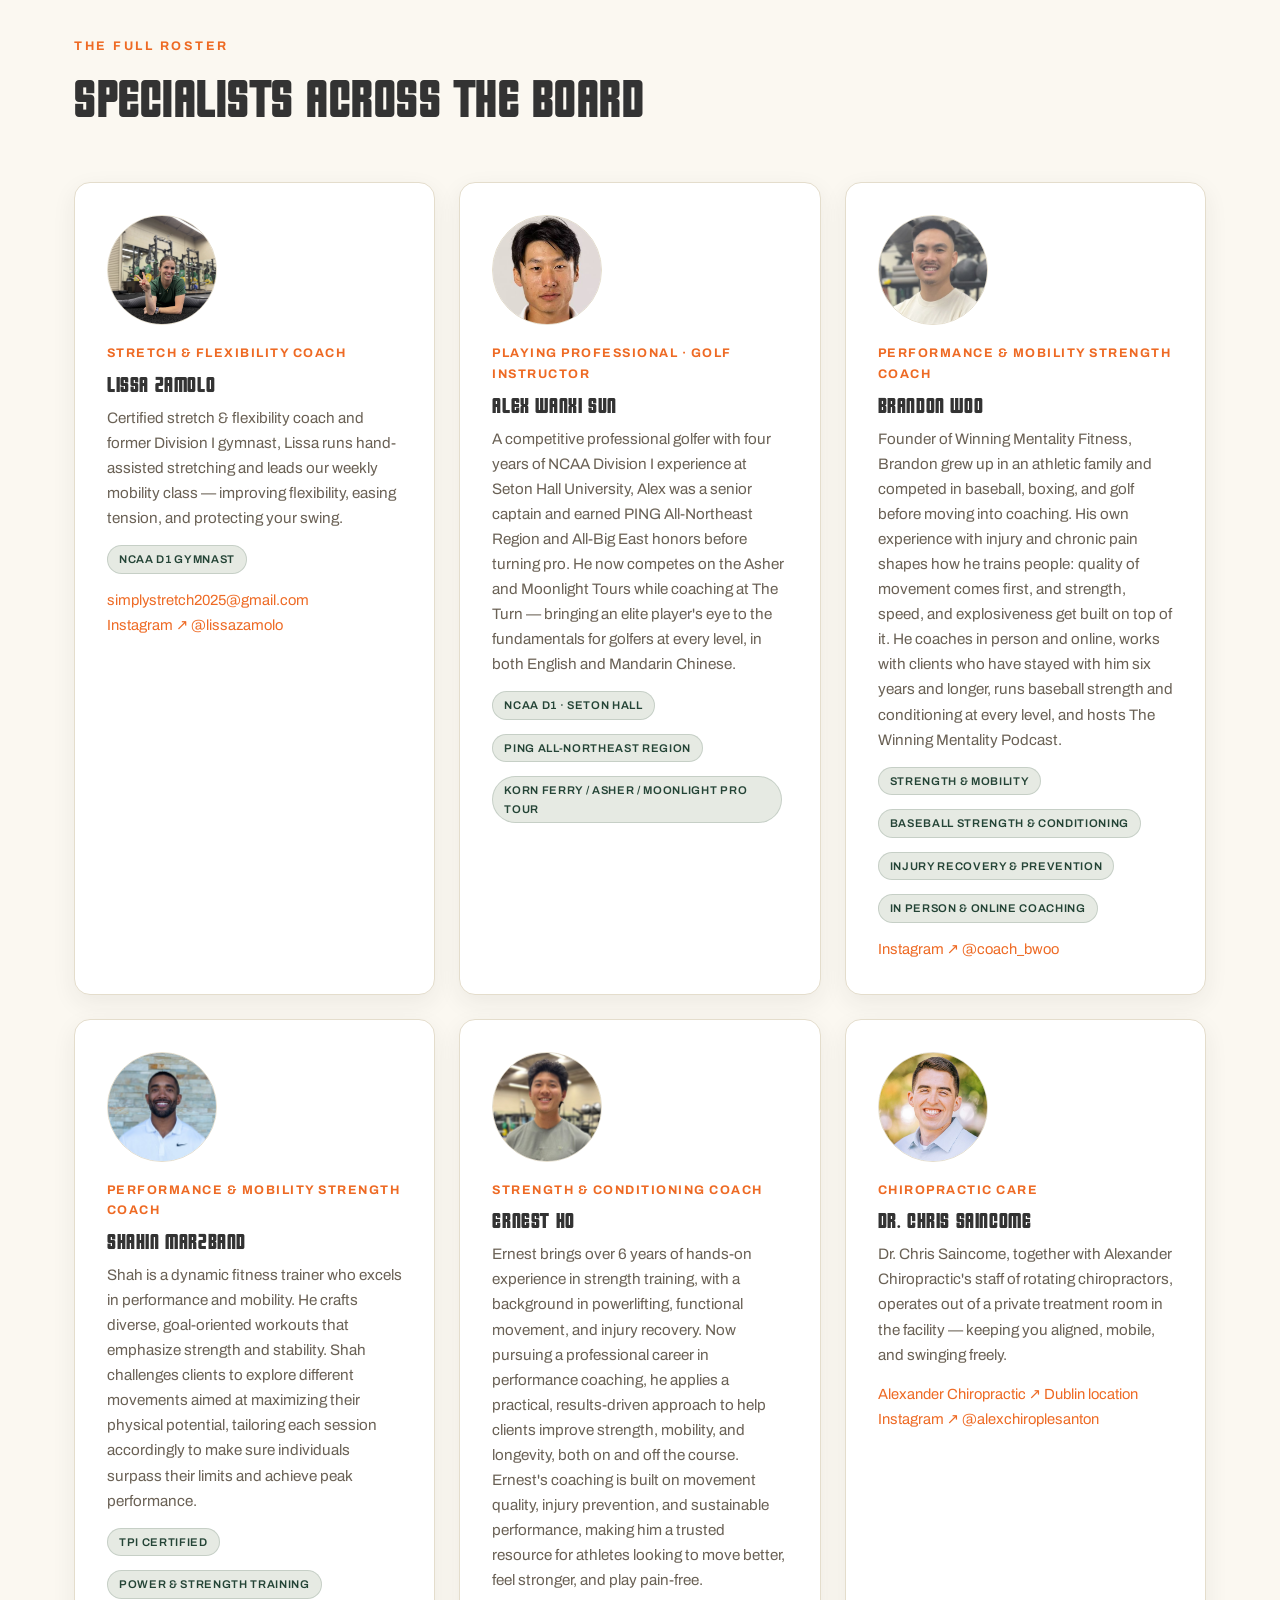
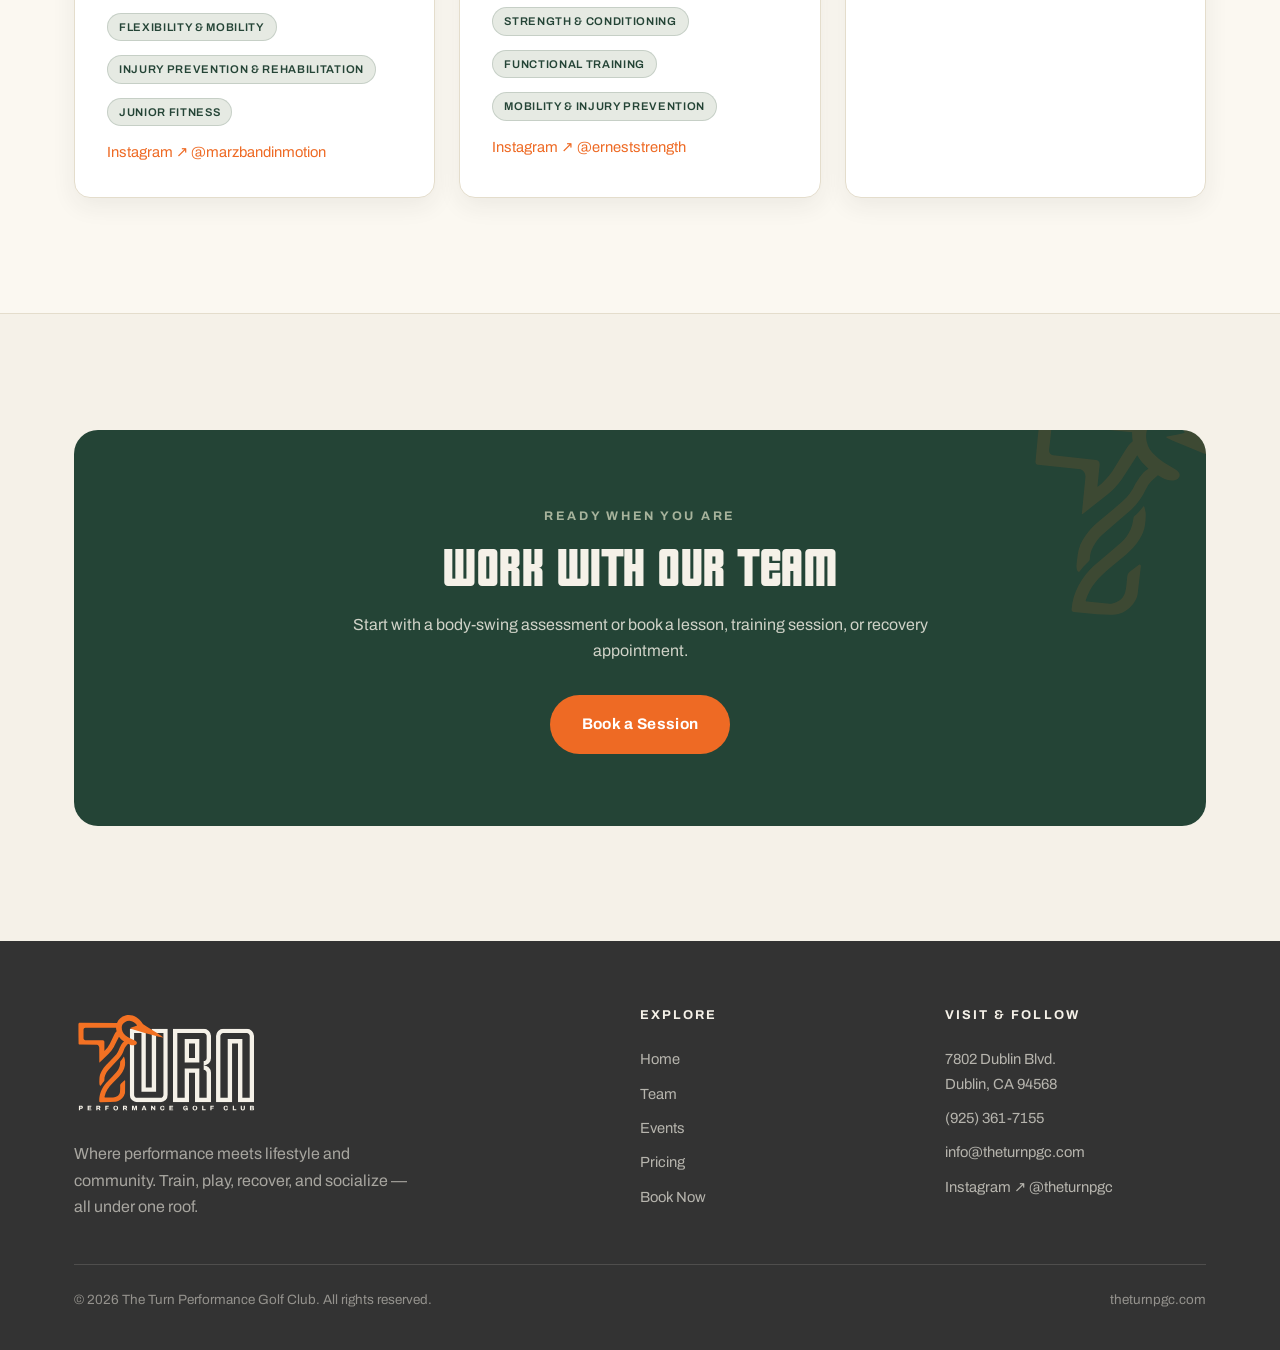
<file: team.html>
<!DOCTYPE html>
<html lang="en">
<head>
<!-- Google tag (gtag.js) -->
<script async src="https://www.googletagmanager.com/gtag/js?id=G-93L7SD7Q6R"></script>
<script>
  window.dataLayer = window.dataLayer || [];
  function gtag(){dataLayer.push(arguments);}
  gtag('js', new Date());
  gtag('config', 'G-93L7SD7Q6R');
</script>
<meta charset="UTF-8">
<meta name="viewport" content="width=device-width, initial-scale=1.0">
<title>Our Team — The Turn Performance Golf Club</title>
<meta name="description" content="Meet the team at The Turn: PGA professionals, TPI-certified trainers, golf instructors, strength and mobility coaches, recovery and rehabilitation specialists, and an on-site chiropractor.">
<link rel="preconnect" href="https://fonts.googleapis.com">
<link rel="preconnect" href="https://fonts.gstatic.com" crossorigin>
<link href="https://fonts.googleapis.com/css2?family=Archivo:ital,wght@0,300..900;1,300..900&display=swap" rel="stylesheet">
<link rel="stylesheet" href="styles.css">
</head>
<body>

<!-- ===== HEADER ===== -->
<header class="site-header">
  <div class="container nav">
    <a class="brand" href="index.html" aria-label="The Turn Performance Golf Club">
      <img src="logo-wordmark-orange.svg" alt="The Turn Performance Golf Club" class="brand-logo">
    </a>
    <button class="nav-toggle" aria-label="Menu" aria-expanded="false"><span></span><span></span><span></span></button>
    <nav class="nav-links">
      <a href="index.html">Home</a>
      <a href="team.html" class="active">Team</a>
      <a href="success.html">Success Stories</a>
      <a href="events.html">Events</a>
      <a href="pricing.html">Pricing</a>
      <a href="book.html" class="btn btn-primary">Book Now</a>
    </nav>
  </div>
</header>

<!-- ===== PAGE HERO ===== -->
<section class="hero" style="padding-bottom:40px;">
  <div class="container">
    <span class="eyebrow">The people behind your progress</span>
    <h1>Meet the <span>team</span>.</h1>
    <p class="lead" style="margin-top:18px;">One multidisciplinary staff working together on your game and your body — PGA professionals, TPI-certified trainers, golf instructors, recovery &amp; rehab specialists, and an on-site chiropractor.</p>
  </div>
</section>

<!-- ===== HEAD TRAINERS ===== -->
<section class="section">
  <div class="container">
    <div class="section-head">
      <span class="eyebrow">Head Performance Coaches</span>
      <h2>Leading the performance floor</h2>
    </div>

    <div class="grid grid-2">
      <!-- Angus -->
      <div class="card team-card" style="text-align:left;">
        <div style="display:flex; gap:22px; align-items:flex-start;">
          <img src="angus.jpeg" alt="Angus" style="width:88px; height:88px; border-radius:50%; object-fit:cover; border:1px solid var(--line); flex:0 0 auto;">
          <div>
            <h3 style="margin-bottom:4px;">Angus Lee</h3>
            <div class="role">Co-Founder &middot; Head Performance Coach</div>
          </div>
        </div>
        <p style="margin-top:18px;">Angus brings over 16 years of experience in golf-specific training. He fell for the game at six, watching his father practice on the range, and competed in golf and basketball through high school — where injuries and a lack of strength showed him how much the body drives the swing. That sparked a passion for strength and conditioning at UC Irvine, where he interned as a physical therapy aide.</p>
        <p style="margin-top:12px;">Today he builds custom programs blending functional movement, body-swing analysis, and golf-specific drills to develop power, speed, balance, and injury resilience — known for delivering measurable results that help players of every level play stronger, smarter, and longer.</p>
        <div>
          <span class="tag">PGA Teaching Professional</span>
          <span class="tag">TPI Golf &amp; Fitness</span>
          <span class="tag">Strength &amp; Conditioning</span>
          <span class="tag">Injury Prevention &amp; Post-Rehab</span>
        </div>
        <p style="margin-top:16px;"><a href="mailto:Angus@theturnpgc.com" style="color:var(--green); font-size:.92rem;">Angus@theturnpgc.com</a><br><a href="https://www.instagram.com/angusgolfperformance" target="_blank" rel="noopener" style="color:var(--green); font-size:.92rem;">Instagram &#8599; @angusgolfperformance</a></p>
      </div>

      <!-- Elliot -->
      <div class="card team-card" style="text-align:left;">
        <div style="display:flex; gap:22px; align-items:flex-start;">
          <img src="Elliot.jpeg" alt="Elliot Bunyaviroch" style="width:88px; height:88px; border-radius:50%; object-fit:cover; border:1px solid var(--line); flex:0 0 auto;">
          <div>
            <h3 style="margin-bottom:4px;">Elliot Bunyaviroch</h3>
            <div class="role">Co-Founder &middot; Head Performance Coach</div>
          </div>
        </div>
        <p style="margin-top:18px;">A four-year collegiate golfer and former Captain of the UC San Diego men's golf team, Elliot brings a player's-eye perspective to performance coaching. He co-founded The Turn in Dublin, California, after years spent in golf instruction and community development — from coaching juniors at Lake Merced Golf Club to building programs that bring players together.</p>
        <p style="margin-top:12px;">He works with members across every level, from first-timers to competitive amateurs, pairing technical instruction with the team-first mindset he led with in college to help players build a more confident, repeatable game.</p>
        <div>
          <span class="tag">PGA Associate</span>
          <span class="tag">TPI Certified</span>
          <span class="tag">NCAA D1 Golfer</span>
          <span class="tag">UC San Diego Men's Golf Captain</span>
          <span class="tag">Junior &amp; Adult Instruction</span>
        </div>
        <p style="margin-top:16px;"><a href="mailto:Elliot@theturnpgc.com" style="color:var(--green); font-size:.92rem;">Elliot@theturnpgc.com</a><br><a href="https://www.instagram.com/elliot.b.golf" target="_blank" rel="noopener" style="color:var(--green); font-size:.92rem;">Instagram &#8599; @elliot.b.golf</a></p>
      </div>
    </div>
  </div>
</section>

<!-- ===== FULL STAFF ===== -->
<section class="section alt">
  <div class="container">
    <div class="section-head">
      <span class="eyebrow">The full roster</span>
      <h2>Specialists across the board</h2>
    </div>

    <div class="grid grid-3">
      <div class="card team-card" style="text-align:left;">
        <img src="Lissa.png" alt="Lissa Zamolo" style="width:110px; height:110px; border-radius:50%; object-fit:cover; border:1px solid var(--line); margin:0 0 18px;">
        <div class="role">Stretch &amp; Flexibility Coach</div>
        <h3>Lissa Zamolo</h3>
        <p>Certified stretch &amp; flexibility coach and former Division I gymnast, Lissa runs hand-assisted stretching and leads our weekly mobility class — improving flexibility, easing tension, and protecting your swing.</p>
        <div>
          <span class="tag">NCAA D1 Gymnast</span>
        </div>
        <p style="margin-top:14px;"><a href="mailto:simplystretch2025@gmail.com" style="color:var(--green); font-size:.92rem;">simplystretch2025@gmail.com</a><br><a href="https://www.instagram.com/lissazamolo" target="_blank" rel="noopener" style="color:var(--green); font-size:.92rem;">Instagram &#8599; @lissazamolo</a></p>
      </div>
      <div class="card team-card" style="text-align:left;">
        <img src="alex-wanxi-sun.jpg" alt="Alex Wanxi Sun" style="width:110px; height:110px; border-radius:50%; object-fit:cover; object-position:center top; border:1px solid var(--line); margin:0 0 18px;">
        <div class="role">Playing Professional &middot; Golf Instructor</div>
        <h3>Alex Wanxi Sun</h3>
        <p>A competitive professional golfer with four years of NCAA Division I experience at Seton Hall University, Alex was a senior captain and earned PING All-Northeast Region and All-Big East honors before turning pro. He now competes on the Asher and Moonlight Tours while coaching at The Turn — bringing an elite player's eye to the fundamentals for golfers at every level, in both English and Mandarin Chinese.</p>
        <div>
          <span class="tag">NCAA D1 &middot; Seton Hall</span>
          <span class="tag">PING All-Northeast Region</span>
          <span class="tag">Korn Ferry / Asher / Moonlight Pro Tour</span>
        </div>
      </div>
      <div class="card team-card" style="text-align:left;">
        <img src="brandon-woo.jpg" alt="Brandon Woo" style="width:110px; height:110px; border-radius:50%; object-fit:cover; border:1px solid var(--line); margin:0 0 18px;">
        <div class="role">Performance &amp; Mobility Strength Coach</div>
        <h3>Brandon Woo</h3>
        <p>Founder of Winning Mentality Fitness, Brandon grew up in an athletic family and competed in baseball, boxing, and golf before moving into coaching. His own experience with injury and chronic pain shapes how he trains people: quality of movement comes first, and strength, speed, and explosiveness get built on top of it. He coaches in person and online, works with clients who have stayed with him six years and longer, runs baseball strength and conditioning at every level, and hosts The Winning Mentality Podcast.</p>
        <div>
          <span class="tag">Strength &amp; Mobility</span>
          <span class="tag">Baseball Strength &amp; Conditioning</span>
          <span class="tag">Injury Recovery &amp; Prevention</span>
          <span class="tag">In Person &amp; Online Coaching</span>
        </div>
        <p style="margin-top:14px;"><a href="https://www.instagram.com/coach_bwoo" target="_blank" rel="noopener" style="color:var(--green); font-size:.92rem;">Instagram &#8599; @coach_bwoo</a></p>
      </div>
      <div class="card team-card" style="text-align:left;">
        <img src="shahin-marzband.jpg" alt="Shahin Marzband" style="width:110px; height:110px; border-radius:50%; object-fit:cover; border:1px solid var(--line); margin:0 0 18px;">
        <div class="role">Performance &amp; Mobility Strength Coach</div>
        <h3>Shahin Marzband</h3>
        <p>Shah is a dynamic fitness trainer who excels in performance and mobility. He crafts diverse, goal-oriented workouts that emphasize strength and stability. Shah challenges clients to explore different movements aimed at maximizing their physical potential, tailoring each session accordingly to make sure individuals surpass their limits and achieve peak performance.</p>
        <div>
          <span class="tag">TPI Certified</span>
          <span class="tag">Power &amp; Strength Training</span>
          <span class="tag">Flexibility &amp; Mobility</span>
          <span class="tag">Injury Prevention &amp; Rehabilitation</span>
          <span class="tag">Junior Fitness</span>
        </div>
        <p style="margin-top:14px;"><a href="https://www.instagram.com/marzbandinmotion" target="_blank" rel="noopener" style="color:var(--green); font-size:.92rem;">Instagram &#8599; @marzbandinmotion</a></p>
      </div>
      <div class="card team-card" style="text-align:left;">
        <img src="ernest-ho.jpg" alt="Ernest Ho" style="width:110px; height:110px; border-radius:50%; object-fit:cover; border:1px solid var(--line); margin:0 0 18px;">
        <div class="role">Strength &amp; Conditioning Coach</div>
        <h3>Ernest Ho</h3>
        <p>Ernest brings over 6 years of hands-on experience in strength training, with a background in powerlifting, functional movement, and injury recovery. Now pursuing a professional career in performance coaching, he applies a practical, results-driven approach to help clients improve strength, mobility, and longevity, both on and off the course. Ernest's coaching is built on movement quality, injury prevention, and sustainable performance, making him a trusted resource for athletes looking to move better, feel stronger, and play pain-free.</p>
        <div>
          <span class="tag">Strength &amp; Conditioning</span>
          <span class="tag">Functional Training</span>
          <span class="tag">Mobility &amp; Injury Prevention</span>
        </div>
        <p style="margin-top:14px;"><a href="https://www.instagram.com/erneststrength" target="_blank" rel="noopener" style="color:var(--green); font-size:.92rem;">Instagram &#8599; @erneststrength</a></p>
      </div>
      <div class="card team-card" style="text-align:left;">
        <img src="dr-chris-saincome.jpg" alt="Dr. Chris Saincome" style="width:110px; height:110px; border-radius:50%; object-fit:cover; border:1px solid var(--line); margin:0 0 18px;">
        <div class="role">Chiropractic Care</div>
        <h3>Dr. Chris Saincome</h3>
        <p>Dr. Chris Saincome, together with Alexander Chiropractic's staff of rotating chiropractors, operates out of a private treatment room in the facility — keeping you aligned, mobile, and swinging freely.</p>
        <p style="margin-top:14px;"><a href="https://www.alexanderchiro.com/dublin-location/" target="_blank" rel="noopener" style="color:var(--green); font-size:.92rem;">Alexander Chiropractic &#8599; Dublin location</a><br><a href="https://www.instagram.com/alexchiroplesanton" target="_blank" rel="noopener" style="color:var(--green); font-size:.92rem;">Instagram &#8599; @alexchiroplesanton</a></p>
      </div>
    </div>
  </div>
</section>

<!-- ===== CTA ===== -->
<section class="section">
  <div class="container">
    <div class="cta-band">
      <span class="eyebrow">Ready when you are</span>
      <h2>Work with our team</h2>
      <p>Start with a body-swing assessment or book a lesson, training session, or recovery appointment.</p>
      <a href="book.html" class="btn btn-primary">Book a Session</a>
    </div>
  </div>
</section>

<!-- ===== FOOTER ===== -->
<footer class="site-footer">
  <div class="container">
    <div class="footer-grid">
      <div>
        <a class="brand" href="index.html" style="margin-bottom:16px;" aria-label="The Turn Performance Golf Club">
          <img src="logo-wordmark-cream.svg" alt="The Turn Performance Golf Club" class="brand-logo">
        </a>
        <p style="max-width:340px;">Where performance meets lifestyle and community. Train, play, recover, and socialize — all under one roof.</p>
      </div>
      <div>
        <h4>Explore</h4>
        <a href="index.html">Home</a>
        <a href="team.html">Team</a>
        <a href="events.html">Events</a>
        <a href="pricing.html">Pricing</a>
        <a href="book.html">Book Now</a>
      </div>
      <div>
        <h4>Visit &amp; Follow</h4>
        <a href="https://maps.google.com/?q=7802+Dublin+Blvd,+Dublin,+CA+94568" target="_blank" rel="noopener">7802 Dublin Blvd.<br>Dublin, CA 94568</a>
        <a href="tel:+19253617155">(925) 361-7155</a>
        <a href="mailto:info@theturnpgc.com">info@theturnpgc.com</a>
        <a href="https://www.instagram.com/theturnpgc" target="_blank" rel="noopener">Instagram &#8599; @theturnpgc</a>
      </div>
    </div>
    <div class="footer-bottom">
      <span>&copy; 2026 The Turn Performance Golf Club. All rights reserved.</span>
      <span>theturnpgc.com</span>
    </div>
  </div>
</footer>

<script>
  const t = document.querySelector('.nav-toggle');
  const l = document.querySelector('.nav-links');
  t.addEventListener('click', () => {
    const open = l.classList.toggle('open');
    t.setAttribute('aria-expanded', open);
  });
</script>
</body>
</html>
</file>
<file: styles.css>
/* ============================================================
   The Turn Performance Golf Club — brand stylesheet
   Palette: Cream · Turn Orange · Deep Pine · Graphite · Sage · Clay
   Type:    Roguel (display) · Archivo (body)
   ============================================================ */

@font-face {
  font-family: "Roguel";
  src: url("fonts/Roguel.woff2") format("woff2"),
       url("fonts/Roguel.otf") format("opentype");
  font-weight: 400 900;
  font-display: swap;
}

:root {
  /* brand colors */
  --orange:    #EE6A24;   /* Primary accent            */
  --orange-dk: #d55a18;
  --pine:      #244436;   /* Environmental accent / CTA */
  --pine-dk:   #1a3228;
  --graphite:  #333333;   /* Logo / headlines / text    */
  --cream:     #F5F1E8;   /* Background                 */
  --sage:      #A7B39C;   /* Secondary / labels         */
  --clay:      #B98D67;   /* Secondary background       */

  /* semantic tokens (legacy names kept so inline styles remap cleanly) */
  --bg:        #F5F1E8;
  --surface:   #FBF8F1;   /* raised warm-white panels   */
  --surface-2: #FFFFFF;   /* cards                      */
  --line:      #E4DDCC;   /* hairline borders           */
  --text:      #333333;
  --muted:     #6A6155;   /* readable secondary text    */
  --green:     #EE6A24;   /* legacy accent -> orange    */
  --green-dk:  #d55a18;
  --gold:      #B98D67;   /* legacy -> clay             */

  --radius:    16px;
  --maxw:      1180px;
  --shadow:    0 18px 50px rgba(36,36,36,.10);
  --shadow-sm: 0 8px 24px rgba(36,36,36,.07);
  --font:      "Archivo", "Helvetica Neue", Arial, system-ui, sans-serif;
  --display:   "Roguel", "Archivo", "Arial Narrow", sans-serif;
  --serif:     "Archivo", Georgia, serif;
}

* { box-sizing: border-box; margin: 0; padding: 0; }
html { scroll-behavior: smooth; }

body {
  background: var(--cream);
  color: var(--text);
  font-family: var(--font);
  line-height: 1.65;
  -webkit-font-smoothing: antialiased;
  text-rendering: optimizeLegibility;
}

a { color: inherit; text-decoration: none; }
img { max-width: 100%; display: block; }

.container { width: 100%; max-width: var(--maxw); margin: 0 auto; padding: 0 24px; }

/* ---------- headings (Roguel display) ---------- */
h1, h2, h3 { font-family: var(--display); line-height: 1.02; font-weight: 400; letter-spacing: .5px; text-transform: uppercase; color: var(--graphite); }
h1 { font-size: clamp(2.8rem, 7vw, 5.4rem); }
h2 { font-size: clamp(2rem, 4.4vw, 3.3rem); }
h3 { font-size: 1.35rem; letter-spacing: .6px; }

.eyebrow {
  display: inline-block;
  font-family: var(--font);
  font-size: .78rem;
  letter-spacing: .22em;
  text-transform: uppercase;
  color: var(--orange);
  font-weight: 700;
  margin-bottom: 16px;
}

.lead { font-size: 1.18rem; color: var(--muted); max-width: 640px; }
p { color: var(--text); }

/* ---------- buttons ---------- */
.btn {
  display: inline-block;
  padding: 15px 30px;
  border-radius: 999px;
  font-family: var(--font);
  font-weight: 700;
  font-size: .96rem;
  letter-spacing: .02em;
  cursor: pointer;
  border: 2px solid transparent;
  transition: transform .15s ease, background .2s ease, color .2s ease, border-color .2s ease;
}
.btn:hover { transform: translateY(-2px); }
.btn-primary { background: var(--pine); color: var(--cream); }
.btn-primary:hover { background: var(--pine-dk); color: #fff; }
.btn-ghost { border-color: var(--graphite); color: var(--graphite); background: transparent; }
.btn-ghost:hover { border-color: var(--orange); color: var(--orange); }
.btn-orange { background: var(--orange); color: #fff; }
.btn-orange:hover { background: var(--orange-dk); color:#fff; }

/* ---------- header / nav ---------- */
.site-header {
  position: sticky; top: 0; z-index: 50;
  background: rgba(245,241,232,.88);
  backdrop-filter: blur(12px);
  border-bottom: 1px solid var(--line);
}
.nav {
  display: flex; align-items: center; justify-content: space-between;
  height: 118px;
}
.brand { display: flex; align-items: center; gap: 12px; }
.brand-logo { height: 93px; width: auto; display: block; }
/* legacy brand fallback (round mark) — hidden in favor of logo image */
.brand .mark {
  width: 40px; height: 40px; border-radius: 50%;
  background: var(--orange);
  display: grid; place-items: center;
  color: #fff; font-family: var(--display); font-weight: 700; font-size: 1.1rem;
}
.brand .name { font-family: var(--display); font-size: 1.2rem; text-transform: uppercase; letter-spacing: .5px; color: var(--graphite); line-height:1; }
.brand .name small { display:block; font-family: var(--font); color: var(--muted); font-weight: 600; font-size: .6rem; letter-spacing: .2em; margin-top:4px; }

.nav-links { display: flex; align-items: center; gap: 32px; }
.nav-links a { color: var(--graphite); font-weight: 600; font-size: .95rem; transition: color .2s; }
.nav-links a:hover, .nav-links a.active { color: var(--orange); }
.nav-links .btn { padding: 12px 24px; }
.nav-links a.btn-primary, .nav-links a.btn-primary:hover { color: var(--cream); }

.nav-toggle { display: none; background: none; border: 0; color: var(--graphite); cursor: pointer; }
.nav-toggle span { display:block; width: 26px; height: 2px; background: var(--graphite); margin: 6px 0; transition: .3s; }

/* ---------- hero ---------- */
.hero {
  position: relative;
  padding: clamp(72px, 12vw, 150px) 0 clamp(64px, 9vw, 120px);
  background:
    radial-gradient(900px 520px at 82% -12%, rgba(238,106,36,.10), transparent 60%),
    radial-gradient(760px 460px at -5% 108%, rgba(167,179,156,.28), transparent 60%),
    var(--cream);
  overflow: hidden;
}
.hero h1 { color: var(--graphite); }
.hero h1 span { color: var(--orange); }
.hero .lead { margin-top: 24px; }
.hero-cta { margin-top: 38px; display: flex; gap: 16px; flex-wrap: wrap; }
.hero-stats { display: flex; gap: 48px; margin-top: 60px; flex-wrap: wrap; }
.hero-stats .stat .num { font-family: var(--display); font-size: 2.8rem; font-weight: 400; color: var(--pine); line-height:1; }
.hero-stats .stat .lab { color: var(--muted); font-size: .9rem; letter-spacing: .04em; margin-top:6px; }

/* faint crane watermark in hero */
.hero::after {
  content: "";
  position: absolute; right: -60px; bottom: -40px;
  width: 340px; height: 340px;
  background: url("logo-icon-orange.svg") no-repeat center / contain;
  opacity: .06; pointer-events: none;
  transform: rotate(-4deg);
}

/* ---------- sections ---------- */
.section { padding: clamp(64px, 9vw, 118px) 0; }
.section.alt { background: var(--surface); border-top: 1px solid var(--line); border-bottom: 1px solid var(--line); }
.section.pine { background: var(--pine); }
.section.pine h2, .section.pine .lead, .section.pine p { color: var(--cream); }
.section-head { max-width: 720px; margin-bottom: 56px; }
.section-head.center { margin-left: auto; margin-right: auto; text-align: center; }

/* ---------- feature grid ---------- */
.grid { display: grid; gap: 24px; }
.grid-2 { grid-template-columns: repeat(2, 1fr); }
.grid-3 { grid-template-columns: repeat(3, 1fr); }
.grid-4 { grid-template-columns: repeat(4, 1fr); }

.card {
  background: var(--surface-2);
  border: 1px solid var(--line);
  border-radius: var(--radius);
  padding: 32px;
  box-shadow: var(--shadow-sm);
  transition: transform .2s ease, box-shadow .2s ease, border-color .2s ease;
}
.card:hover { transform: translateY(-4px); box-shadow: var(--shadow); border-color: rgba(238,106,36,.4); }
.card .ic {
  width: 52px; height: 52px; border-radius: 14px;
  background: rgba(238,106,36,.12); color: var(--orange);
  display: grid; place-items: center; margin-bottom: 20px;
  font-size: 1.5rem;
}
.card h3 { margin-bottom: 10px; color: var(--graphite); }
.card p { color: var(--muted); font-size: .98rem; }

/* split feature */
.split { display: grid; grid-template-columns: 1fr 1fr; gap: 60px; align-items: center; }
.split.reverse > div:first-child { order: 2; }
.split img { box-shadow: var(--shadow); }

/* ---------- booking ---------- */
.booking { text-align: center; }

/* ---------- team ---------- */
.team-card { text-align: center; }
.team-card .avatar {
  width: 110px; height: 110px; border-radius: 50%;
  margin: 0 auto 18px;
  background: var(--cream);
  border: 1px solid var(--line);
  display: grid; place-items: center;
  font-family: var(--display); font-size: 2.2rem; color: var(--orange);
}
.team-card .role { color: var(--orange); font-size: .78rem; letter-spacing: .12em; text-transform: uppercase; font-weight: 700; margin-bottom: 10px; font-family: var(--font); }
.team-card p { color: var(--muted); font-size: .95rem; }
.tag { display:inline-block; font-size:.7rem; letter-spacing:.06em; text-transform:uppercase; color: var(--pine); background: rgba(167,179,156,.28); border:1px solid rgba(36,68,54,.16); border-radius:999px; padding:4px 11px; margin:14px 6px 0 0; font-weight:600; }

/* ---------- events ---------- */
.event {
  display: grid; grid-template-columns: 118px 1fr auto; gap: 26px; align-items: center;
  background: var(--surface-2); border: 1px solid var(--line);
  border-radius: var(--radius); padding: 24px 28px; margin-bottom: 16px;
  box-shadow: var(--shadow-sm);
  transition: border-color .2s, transform .2s;
}
.event:hover { border-color: rgba(238,106,36,.45); transform: translateY(-2px); }
.event .when { text-align: center; border-right: 1px solid var(--line); padding-right: 22px; }
.event .when .day { font-family: var(--display); font-size: 2rem; font-weight: 400; color: var(--orange); line-height: 1; }
.event .when .time { color: var(--muted); font-size: .82rem; margin-top: 8px; }
.event .what h3 { margin-bottom: 5px; }
.event .what p { color: var(--muted); font-size: .93rem; }
.event .cta .btn { padding: 11px 22px; font-size: .86rem; }

/* ---------- cta band ---------- */
.cta-band {
  background: var(--pine);
  border-radius: 24px;
  padding: clamp(40px, 6vw, 72px);
  text-align: center;
  position: relative;
  overflow: hidden;
}
.cta-band::after {
  content:""; position:absolute; right:-40px; top:-30px; width:220px; height:220px;
  background:url("logo-icon-orange.svg") no-repeat center/contain; opacity:.12; transform:rotate(6deg);
}
.cta-band .eyebrow { color: var(--sage); }
.cta-band h2 { margin-bottom: 16px; color: var(--cream); }
.cta-band p { color: rgba(245,241,232,.82); max-width: 580px; margin: 0 auto 30px; position:relative; }
.cta-band .btn-primary { background: var(--orange); color:#fff; }
.cta-band .btn-primary:hover { background: var(--orange-dk); }

/* ---------- footer ---------- */
.site-footer { background: var(--graphite); color: rgba(245,241,232,.7); padding: 64px 0 38px; }
.site-footer .brand-logo { height: 110px; }
.site-footer p { color: rgba(245,241,232,.6); }
.footer-grid { display: grid; grid-template-columns: 2fr 1fr 1fr; gap: 44px; margin-bottom: 44px; }
.footer-grid h4 { color: var(--cream); font-family: var(--font); font-size: .8rem; letter-spacing:.16em; text-transform:uppercase; margin-bottom: 16px; }
.footer-grid a { display:block; color: rgba(245,241,232,.68); font-size: .92rem; padding: 5px 0; }
.footer-grid a:hover { color: var(--orange); }
.footer-bottom { border-top: 1px solid rgba(245,241,232,.14); padding-top: 24px; font-size: .84rem; display:flex; justify-content: space-between; flex-wrap: wrap; gap: 10px; color: rgba(245,241,232,.5); }

/* ---------- responsive ---------- */
@media (max-width: 860px) {
  .grid-3, .grid-4 { grid-template-columns: repeat(2, 1fr); }
  .split, .split.reverse > div:first-child { grid-template-columns: 1fr; order: 0; }
  .split { gap: 30px; }
  .footer-grid { grid-template-columns: 1fr; gap: 28px; }
  .nav-links {
    position: absolute; top: 118px; left: 0; right: 0;
    flex-direction: column; align-items: flex-start; gap: 0;
    background: var(--cream); border-bottom: 1px solid var(--line);
    padding: 12px 24px 22px; display: none;
  }
  .nav-links.open { display: flex; }
  .nav-links a { padding: 13px 0; width: 100%; }
  .nav-toggle { display: block; }
  .event { grid-template-columns: 92px 1fr; }
  .event .cta { grid-column: 1 / -1; }
}
@media (max-width: 520px) {
  .grid-3, .grid-4, .grid-2 { grid-template-columns: 1fr; }
  .hero-stats { gap: 30px; }
}
</file>
